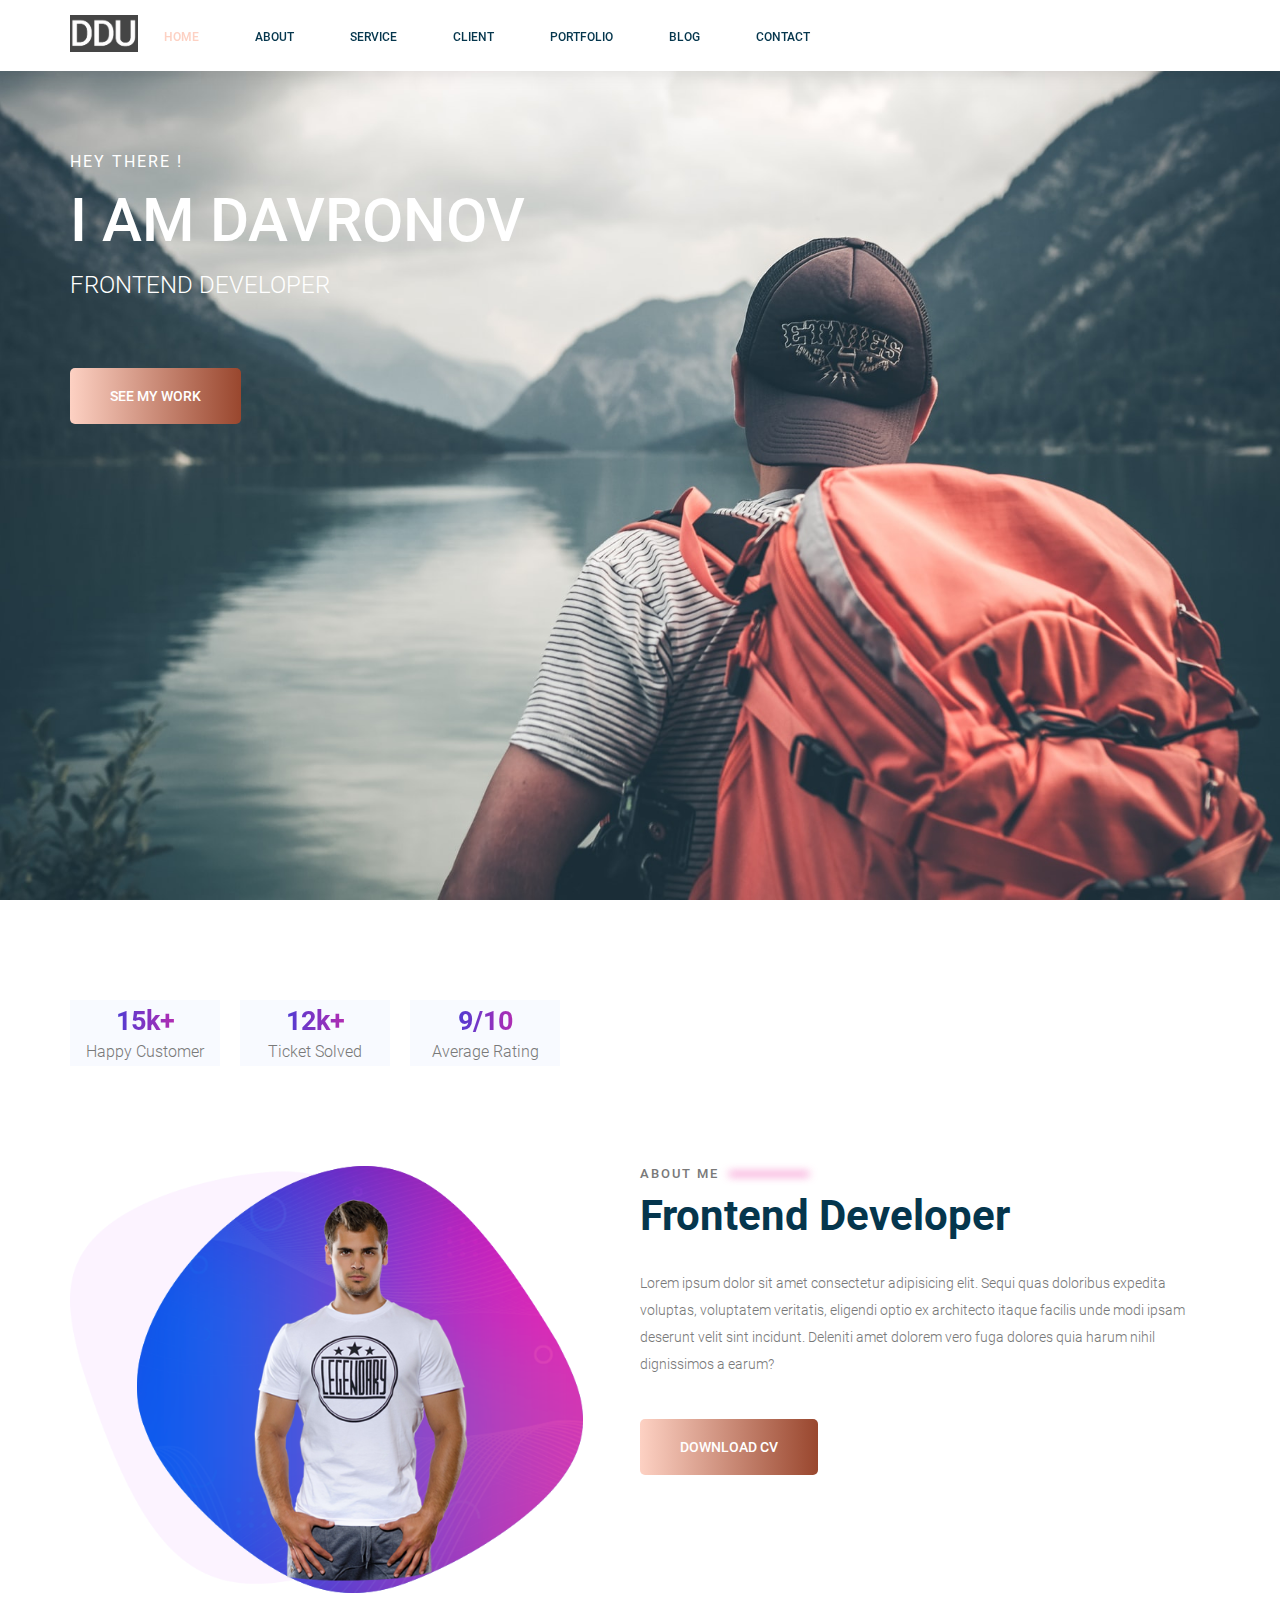
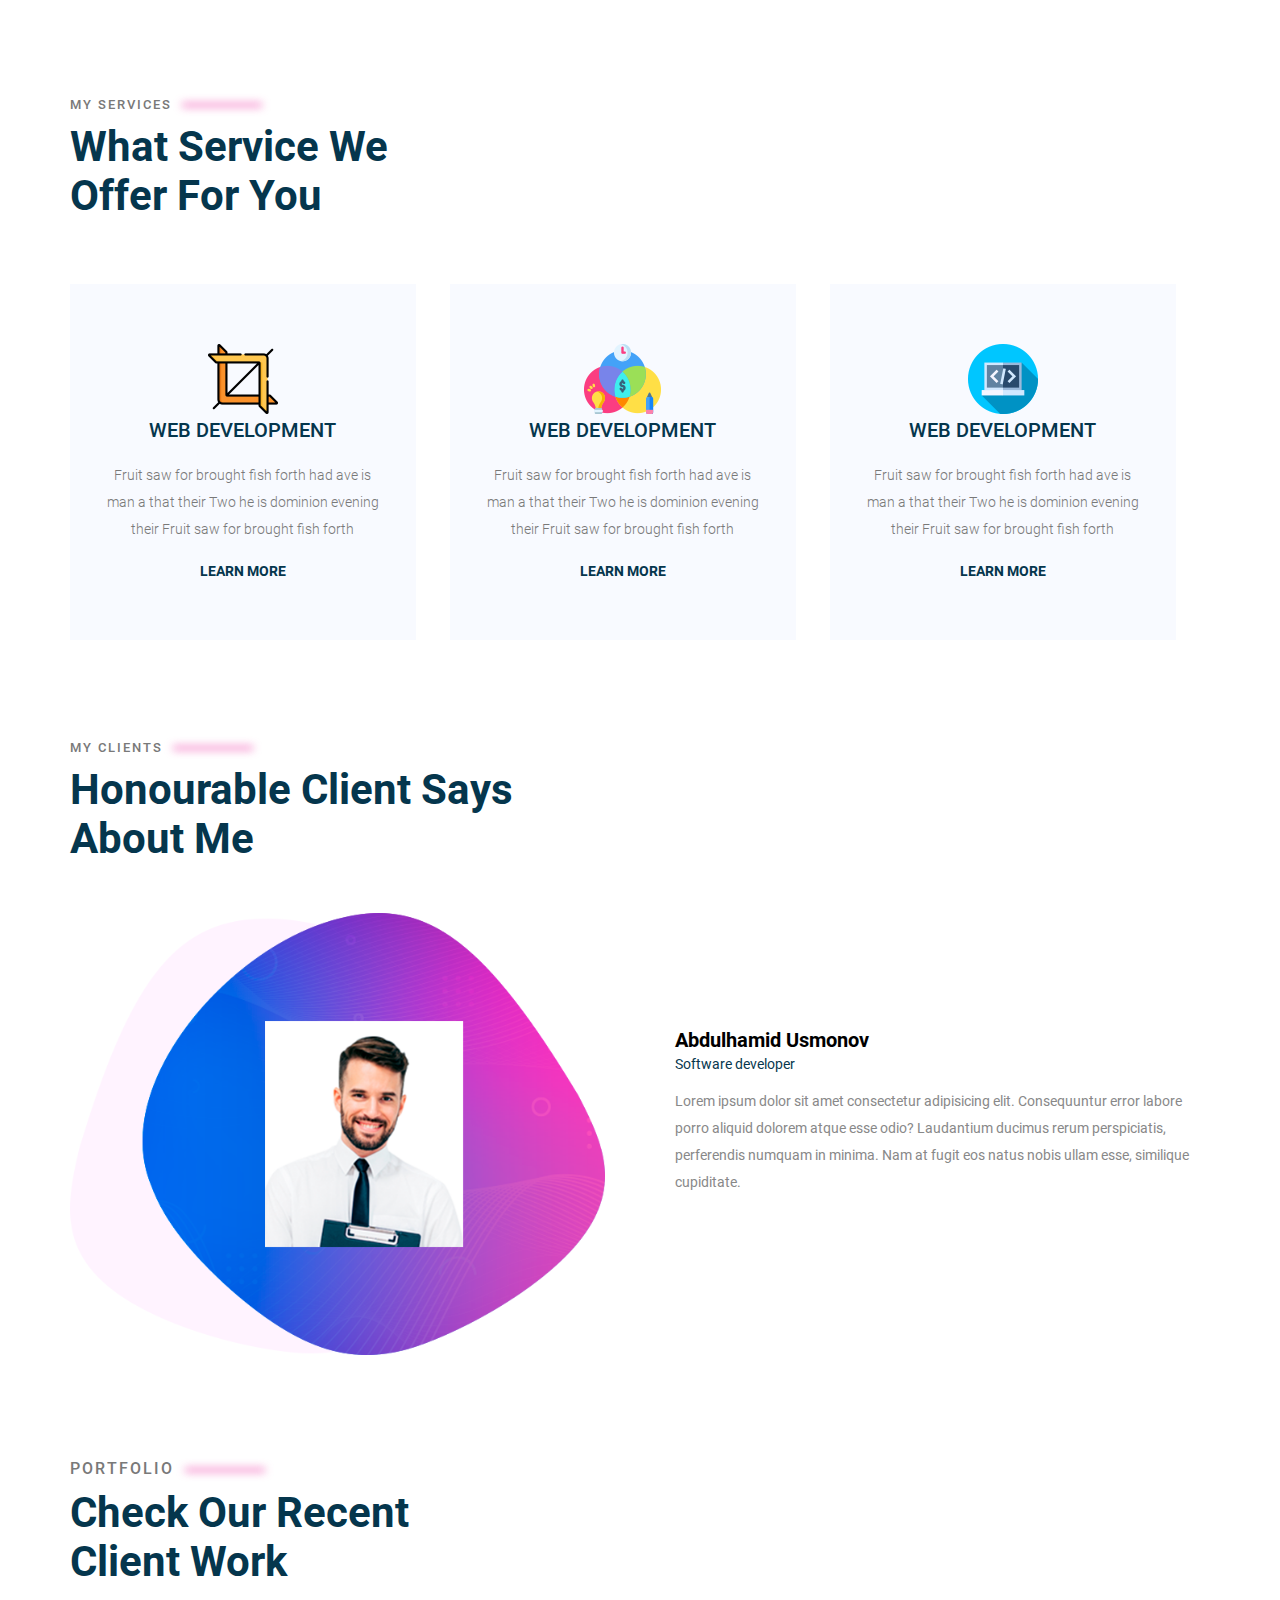
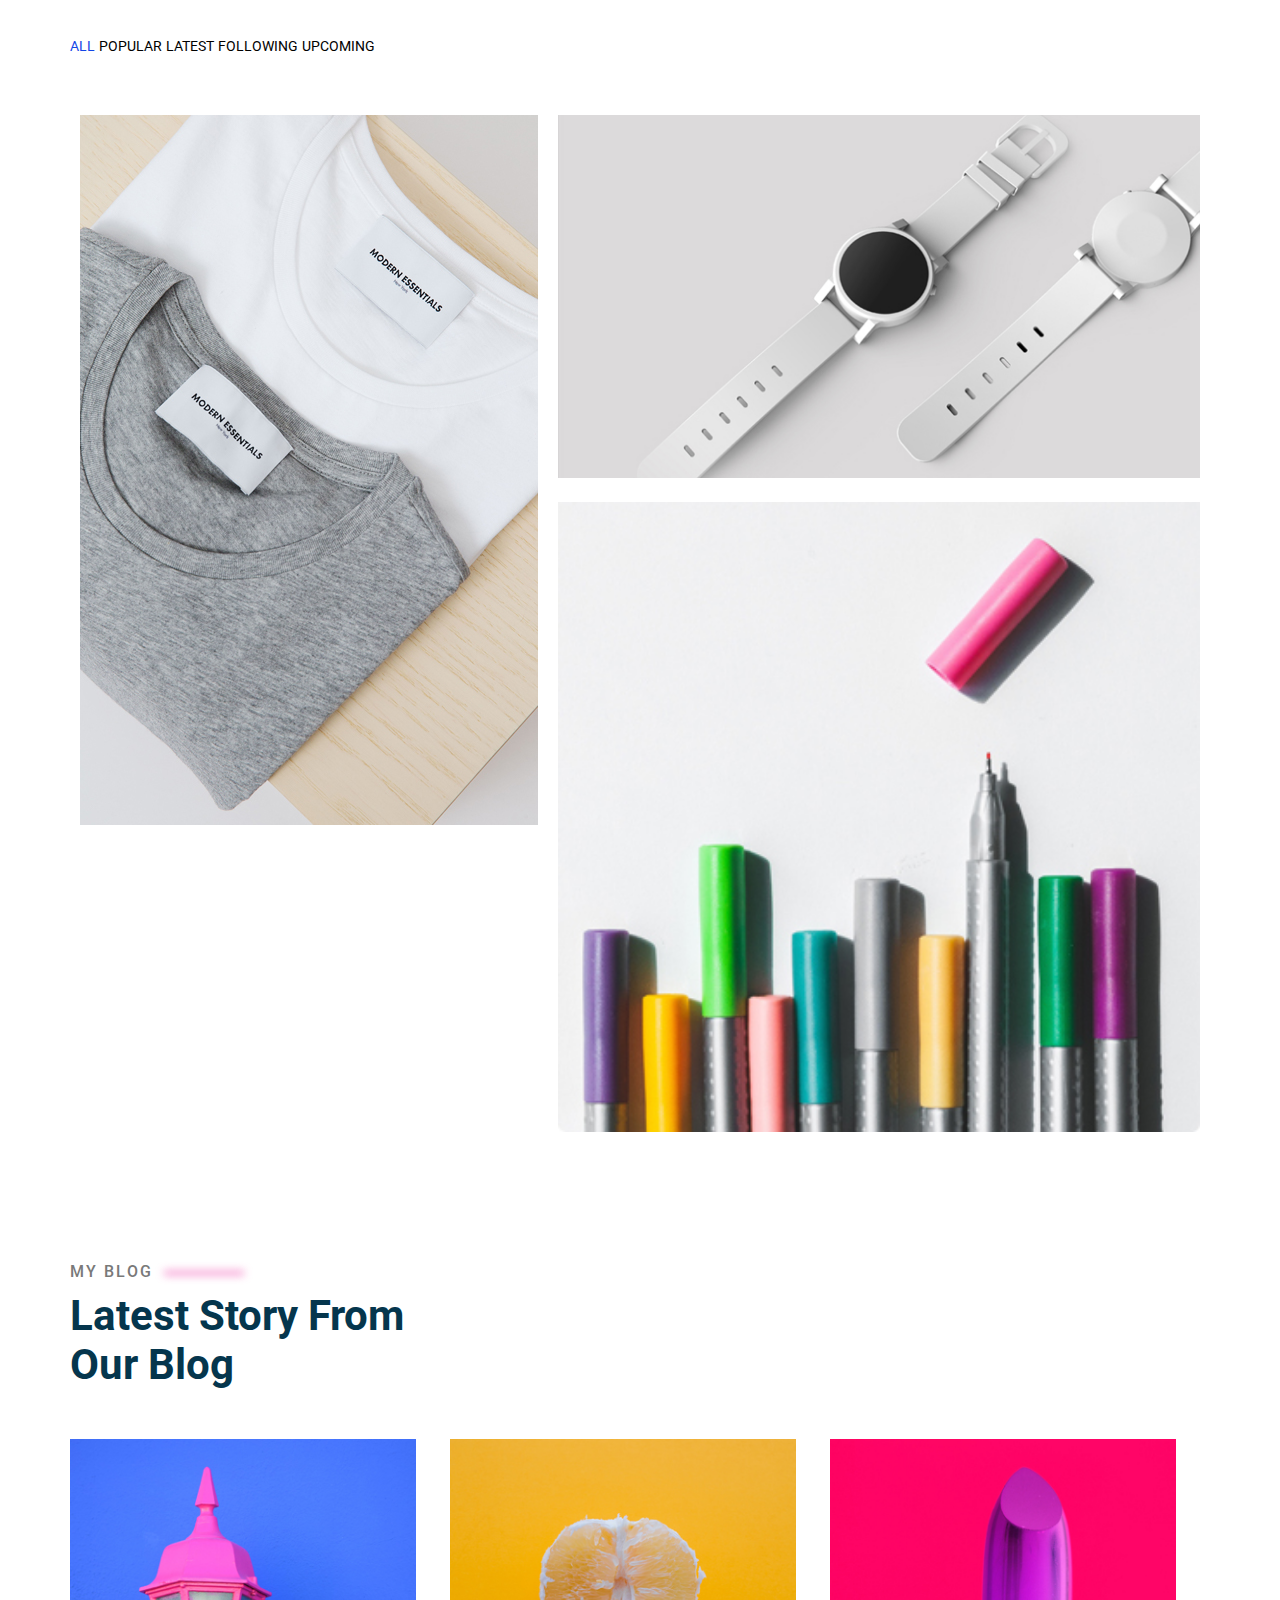
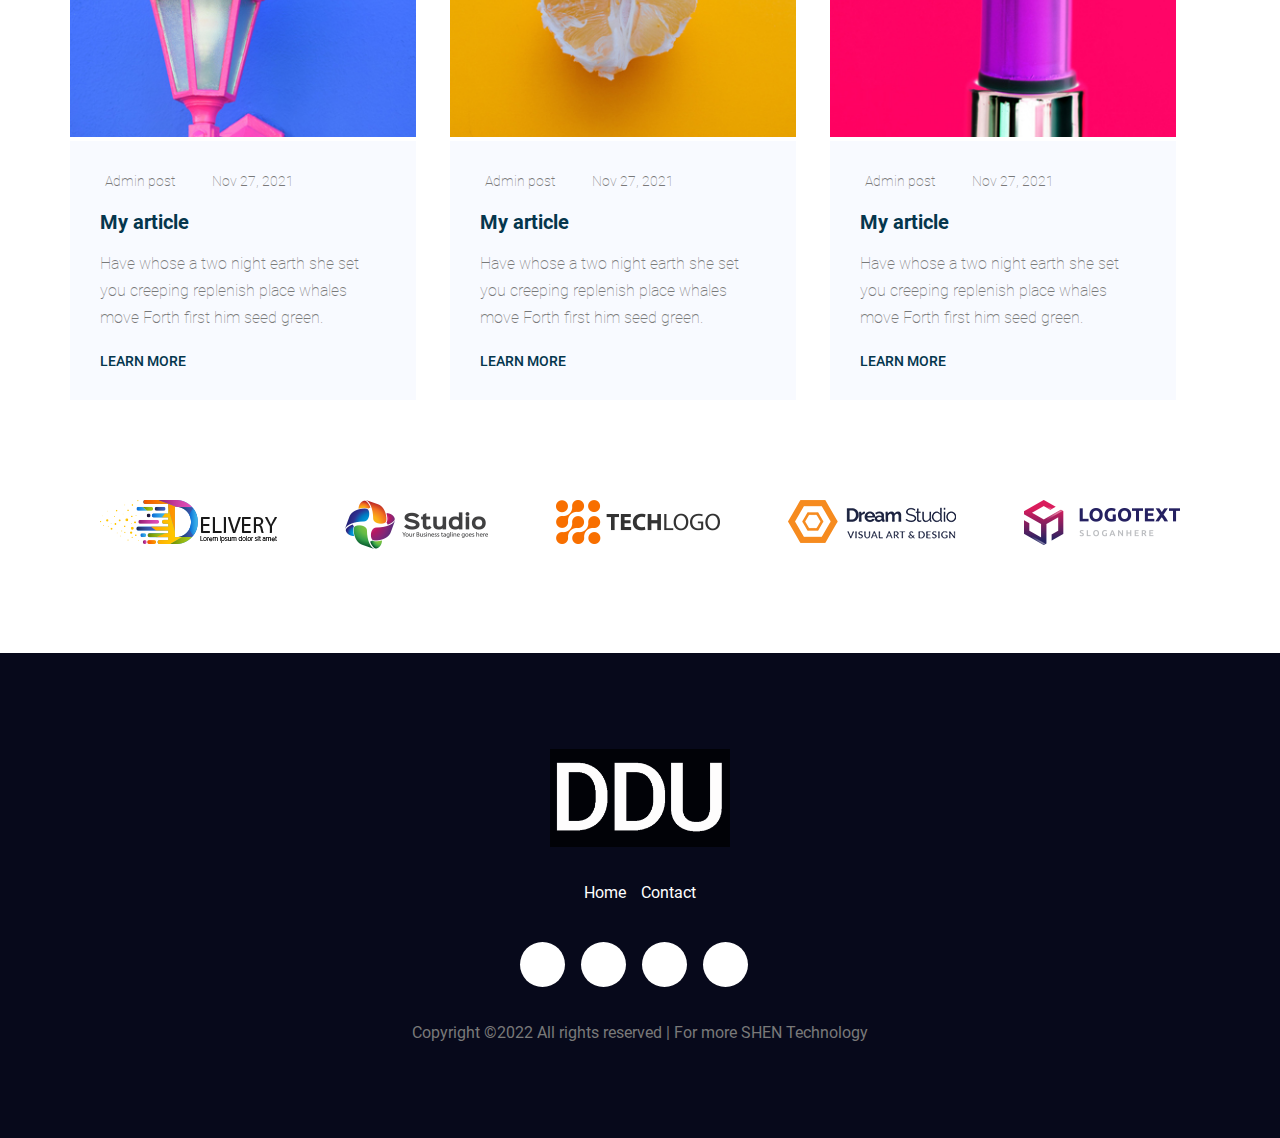
<file: index.html>
<!DOCTYPE html>
<html lang="en">

<head>
    <meta charset="UTF-8">
    <meta http-equiv="X-UA-Compatible" content="IE=edge">
    <meta name="viewport" content="width=device-width, initial-scale=1.0">
    <title>Portfolio</title>
    <link rel="stylesheet" href="https://cdnjs.cloudflare.com/ajax/libs/font-awesome/6.0.0-beta2/css/all.min.css" integrity="sha512-YWzhKL2whUzgiheMoBFwW8CKV4qpHQAEuvilg9FAn5VJUDwKZZxkJNuGM4XkWuk94WCrrwslk8yWNGmY1EduTA==" crossorigin="anonymous" referrerpolicy="no-referrer"
    />
    <link rel="stylesheet" href="./css/shared.css">
    <link rel="stylesheet" href="./css/main.css">
</head>

<body>
    <!-- header section -->

    <header id="main-header" class="main-header">
        <div class="container">
            <div class="main-header__brand">
                <img src="./images/logo.png" alt="logotip">
            </div>
            <nav class="main-navigation">
                <ul class="main-navigations__items">
                    <li class="main-navigation__item active">
                        <a href="#main-section">Home</a>
                    </li>
                    <li class="main-navigation__item">
                        <a href="#about-me">About</a>
                    </li>
                    <li class="main-navigation__item">
                        <a href="#services">Service</a>
                    </li>
                    <li class="main-navigation__item">
                        <a href="#clients">Client</a>
                    </li>
                    <li class="main-navigation__item">
                        <a href="#portfolio">Portfolio</a>
                    </li>
                    <li class="main-navigation__item">
                        <a href="#blog">Blog</a>
                    </li>
                    <li class="main-navigation__item">
                        <a href="./contact.html">Contact</a>
                    </li>
                </ul>
            </nav>
        </div>
    </header>

    <!-- /header section -->

    <!-- Main section -->
    <section id="main-section" class="main-section">
        <div class="container">
            <div class="main-section__info">
                <h4 class="main-section__welcome to-uppercase">Hey There !</h4>
                <h1 class="main-section__introduction to-uppercase">I am Davronov</h1>
                <h3 class="main-section__position to-uppercase">Frontend developer</h3>
                <div class="main-section__social-networks">
                    <a href="https://t.me/DavronovDU">
                        <i class="fab fa-telegram"></i>
                    </a>
                    <a href="#">
                        <i class="fab fa-vk"></i>
                    </a>
                    <a href="#">
                        <i class="fab fa-twitter"></i>
                    </a>
                    <a href="#">
                        <i class="fab fa-instagram "></i>
                    </a>
                </div>
                <button type="button" class="main-section__action to-uppercase button">
                    see my work
                </button>
            </div>
        </div>
        <div class="clearfix"></div>
    </section>
    <!-- /Main section -->

    <!-- statistics -->
    <div class="container">
        <section id="statistics" class="statistics">
            <div class="statistics__item">
                <h3 class="statistics__number">
                    15k+
                </h3>
                <p class="statistics__title">
                    Happy Customer
                </p>
            </div>
            <div class="statistics__item">
                <h3 class="statistics__number">
                    12k+
                </h3>
                <p class="statistics__title">
                    Ticket Solved
                </p>
            </div>
            <div class="statistics__item">
                <h3 class="statistics__number">
                    9/10
                </h3>
                <p class="statistics__title">
                    Average Rating
                </p>
            </div>
        </section>
    </div>
    <!-- /statistics -->

    <!-- About me section -->
    <div class="container">
        <section id="about-me" class="about-me">
            <div class="about-me__image">
                <img src="./images/about-me.png" alt="About me">
            </div>
            <div class="about-me__info">
                <h5 class="section-subtitle">
                    About me
                    <span class="blur-line"></span>
                </h5>
                <h3 class="section-title">
                    Frontend developer
                </h3>
                <p class="about-me__description">
                    Lorem ipsum dolor sit amet consectetur adipisicing elit. Sequi quas doloribus expedita voluptas, voluptatem veritatis, eligendi optio ex architecto itaque facilis unde modi ipsam deserunt velit sint incidunt. Deleniti amet dolorem vero fuga dolores quia
                    harum nihil dignissimos a earum?
                </p>
                <button type="button" class="button to-uppercase about-me__action">
                    Download CV
                </button>
            </div>
        </section>
    </div>
    <!-- /About me section -->

    <!-- Services section -->
    <div class="container">
        <section id="services" class="services">
            <h5 class="section-subtitle">
                My services
                <span class="blur-line"></span>
            </h5>
            <h2 class="section-title">
                What Service We <br> Offer For You
            </h2>
            <div class="services__cards">
                <div class="service-card">
                    <img class="service-card__icon" src="./images/service-1.png" alt="service 1">
                    <h5 class="service-card__title">Web Development</h5>
                    <p class="service-card__description">
                        Fruit saw for brought fish forth had ave is man a that their Two he is dominion evening their Fruit saw for brought fish forth
                    </p>
                    <a href="#" class="service-card__link">
                        Learn more
                    </a>
                </div>
                <div class="service-card">
                    <img class="service-card__icon" src="./images/service-2.png" alt="service 1">
                    <h5 class="service-card__title">Web Development</h5>
                    <p class="service-card__description">
                        Fruit saw for brought fish forth had ave is man a that their Two he is dominion evening their Fruit saw for brought fish forth
                    </p>
                    <a href="#" class="service-card__link">
                        Learn more
                    </a>
                </div>
                <div class="service-card">
                    <img class="service-card__icon" src="./images/service-3.png" alt="service 1">
                    <h5 class="service-card__title">Web Development</h5>
                    <p class="service-card__description">
                        Fruit saw for brought fish forth had ave is man a that their Two he is dominion evening their Fruit saw for brought fish forth
                    </p>
                    <a href="#" class="service-card__link">
                        Learn more
                    </a>
                </div>
            </div>
        </section>
    </div>
    <!-- /Services section -->

    <!-- Clients section -->
    <div class="container">
        <section id="clients" class="clients">
            <h5 class="section-subtitle">
                My clients
                <div class="blur-line"></div>
            </h5>
            <h2 class="section-title">
                Honourable Client Says <br> About Me
            </h2>
            <div class="client-items">
                <div class="client-item">
                    <div class="client-item__image">
                        <img src="./images/clients.png" alt="client photo">
                    </div>
                    <div class="client-item__info">
                        <h3 class="client-item__name">
                            Abdulhamid Usmonov
                        </h3>
                        <p class="client-item__position">
                            Software developer
                        </p>
                        <p class="client-item__review">
                            Lorem ipsum dolor sit amet consectetur adipisicing elit. Consequuntur error labore porro aliquid dolorem atque esse odio? Laudantium ducimus rerum perspiciatis, perferendis numquam in minima. Nam at fugit eos natus nobis ullam esse, similique cupiditate.
                        </p>
                        <div class="client-item__rate">
                            <i class="fas fa-star"></i>
                            <i class="fas fa-star"></i>
                            <i class="fas fa-star"></i>
                            <i class="fas fa-star"></i>
                            <i class="fas fa-star"></i>
                        </div>
                    </div>
                </div>
            </div>
        </section>
        <div class="clearfix"></div>
    </div>
    <!-- /Clients section -->

    <!-- Portfolio -->
    <section id="portfolio" class="portfolio">
        <div class="container">
            <div class="section-subtitle">
                Portfolio
                <span class="blur-line"></span>
            </div>
            <div class="section-title">
                Check Our Recent <br> Client Work
            </div>
            <ul class="portfolio-filters">
                <li class="active">All</li>
                <li>Popular</li>
                <li>Latest</li>
                <li>Following</li>
                <li>Upcoming</li>

            </ul>
            <div class="portfolio-items">
                <div class="portfolio-item portfolio-item-1">
                    <img src="./images/portfolio-1.jpg" alt="port img 1" class="portfolio-item__image">
                    <div class="portfolio-item__overlay"></div>
                    <div class="portfolio-item__info">
                        <h4>
                            <a href="#">Portfolio 1</a>
                        </h4>
                        <p>
                            About my work
                        </p>
                    </div>
                </div>
                <div class="portfolio-item portfolio-item-2">
                    <img src="./images/portfolio-2.jpg" alt="port img 2" class="portfolio-item__image">
                    <div class="portfolio-item__overlay"></div>
                    <div class="portfolio-item__info">
                        <h4>
                            <a href="#">Portfolio 2</a>
                        </h4>
                        <p>
                            About my work
                        </p>
                    </div>
                </div>
                <div class="portfolio-item portfolio-item-3">
                    <img src="./images/portfolio-3.jpg" alt="port img 3" class="portfolio-item__image">
                    <div class="portfolio-item__overlay"></div>
                    <div class="portfolio-item__info">
                        <h4>
                            <a href="#">Portfolio 3</a>
                        </h4>
                        <p>
                            About my work
                        </p>
                    </div>
                </div>
            </div>
        </div>
    </section>
    <!-- /Portfolio -->

    <!-- Blog section -->
    <section id="blog" class="blog">
        <div class="container">
            <div class="section-subtitle">
                My Blog
                <span class="blur-line"></span>
            </div>
            <div class="section-title">
                Latest Story From <br> Our Blog
            </div>
            <div class="blog-items">
                <div class="blog-item">
                    <div class="blog-item__image">
                        <img src="./images/blog-1.jpg" alt="blog 1">
                    </div>
                    <div class="blog-item__info">
                        <div class="blog-item__main-info">
                            <span class="blog-item__author">
                                <i class="fa fa-user"></i>
                                Admin post
                            </span>
                            <span class="blog-item__date">
                                <i class="fa fa-calendar"></i>
                                Nov 27, 2021
                            </span>
                        </div>
                        <h5 class="blog-item__title">
                            My article
                        </h5>
                        <p class="blog-item__description">
                            Have whose a two night earth she set you creeping replenish place whales move Forth first him seed green.
                        </p>
                        <a href="#" class="blog-item__learn-more">
                            Learn more
                        </a>
                    </div>
                </div>
                <div class="blog-item">
                    <div class="blog-item__image">
                        <img src="./images/blog-2.jpg" alt="blog 2">
                    </div>
                    <div class="blog-item__info">
                        <div class="blog-item__main-info">
                            <span class="blog-item__author">
                                <i class="fa fa-user"></i>
                                Admin post
                            </span>
                            <span class="blog-item__date">
                                <i class="fa fa-calendar"></i>
                                Nov 27, 2021
                            </span>
                        </div>
                        <h5 class="blog-item__title">
                            My article
                        </h5>
                        <p class="blog-item__description">
                            Have whose a two night earth she set you creeping replenish place whales move Forth first him seed green.
                        </p>
                        <a href="#" class="blog-item__learn-more">
                            Learn more
                        </a>
                    </div>
                </div>
                <div class="blog-item">
                    <div class="blog-item__image">
                        <img src="./images/blog-3.jpg" alt="blog 3">
                    </div>
                    <div class="blog-item__info">
                        <div class="blog-item__main-info">
                            <span class="blog-item__author">
                                <i class="fa fa-user"></i>
                                Admin post
                            </span>
                            <span class="blog-item__date">
                                <i class="fa fa-calendar"></i>
                                Nov 27, 2021
                            </span>
                        </div>
                        <h5 class="blog-item__title">
                            My article
                        </h5>
                        <p class="blog-item__description">
                            Have whose a two night earth she set you creeping replenish place whales move Forth first him seed green.
                        </p>
                        <a href="#" class="blog-item__learn-more">
                            Learn more
                        </a>
                    </div>
                </div>
            </div>
        </div>
    </section>
    <!-- /Blog section -->

    <!-- Partners section -->
    <section id="partners" class="partners">
        <div class="container">
            <div class="partner">
                <img src="./images/partner-1.png" alt="photo partner">
            </div>
            <div class="partner">
                <img src="./images/partner-2.png" alt="photo partner">
            </div>
            <div class="partner">
                <img src="./images/partner-3.png" alt="photo partner">
            </div>
            <div class="partner">
                <img src="./images/partner-4.png" alt="photo partner">
            </div>
            <div class="partner">
                <img src="./images/partner-5.png" alt="photo partner">
            </div>
        </div>
    </section>
    <!-- /Partners section -->

    <!-- footer section -->
    <footer id="footer" class="footer">
        <div class="container">
            <div class="footer__brand">
                <img src="./images/logo.png" alt="logo">
            </div>
            <nav class="footer__navigation">
                <ul class="footer__navigation-items">
                    <li class="footer__navigation-item">
                        <a href="#main-section">Home</a>
                    </li>
                    <li class="footer__navigation-item">
                        <a href="./contact.html">Contact</a>
                    </li>
                </ul>
            </nav>
            <ul class="footer__socials">
                <li class="footer__social">
                    <a href="#">
                        <i class="fab fa-telegram"></i>
                    </a>
                </li>
                <li class="footer__social">
                    <a href="#">
                        <i class="fab fa-instagram"></i>
                    </a>
                </li>
                <li class="footer__social">
                    <a href="#">
                        <i class="fab fa-twitter"></i>
                    </a>
                </li>
                <li class="footer__social">
                    <a href="#">
                        <i class="fab fa-google"></i>
                    </a>
                </li>
            </ul>
            <p class="footer__text">
                Copyright ©2022 All rights reserved | For more SHEN Technology
            </p>
        </div>
    </footer>
    <!-- /footer section -->
</body>

</html>
</file>
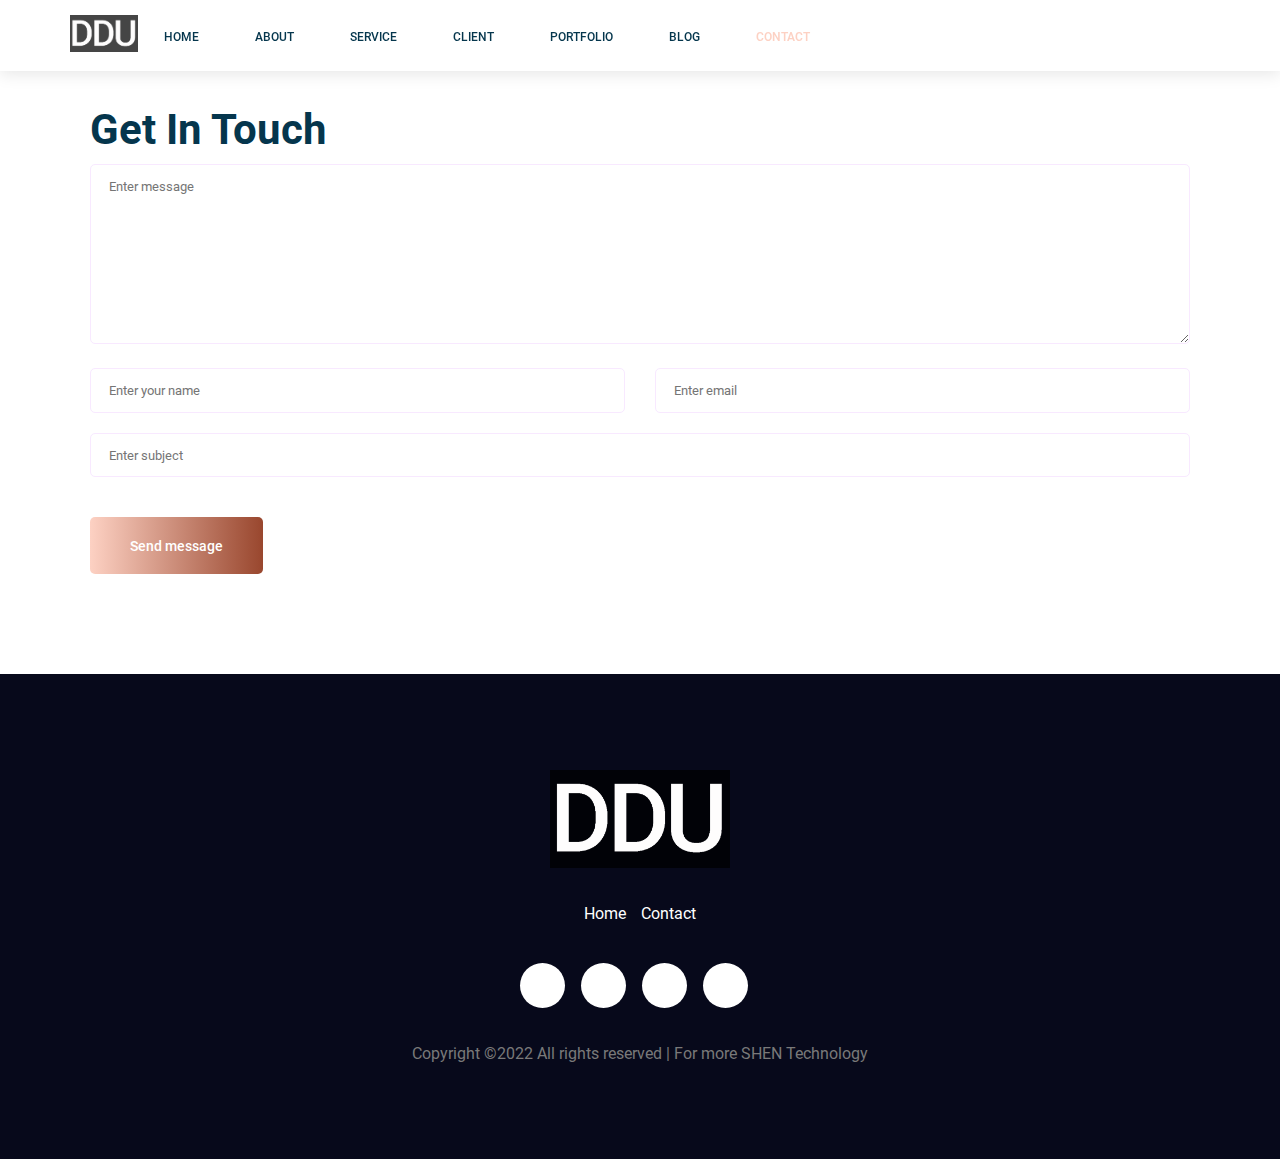
<file: contact.html>
<!DOCTYPE html>
<html lang="en">

<head>
    <meta charset="UTF-8">
    <meta http-equiv="X-UA-Compatible" content="IE=edge">
    <meta name="viewport" content="width=device-width, initial-scale=1.0">
    <title>Contact</title>
    <link rel="stylesheet" href="https://cdnjs.cloudflare.com/ajax/libs/font-awesome/6.0.0-beta2/css/all.min.css" integrity="sha512-YWzhKL2whUzgiheMoBFwW8CKV4qpHQAEuvilg9FAn5VJUDwKZZxkJNuGM4XkWuk94WCrrwslk8yWNGmY1EduTA==" crossorigin="anonymous" referrerpolicy="no-referrer"
    />
    <link rel="stylesheet" href="./css/shared.css">
    <link rel="stylesheet" href="./css/contact.css">
</head>

<body>
    <!-- header section -->

    <header class="main-header">
        <div class="container">
            <div class="main-header__brand">
                <img src="./images/logo.png" alt="logotip">
            </div>
            <nav class="main-navigation">
                <ul class="main-navigations__items">
                    <li class="main-navigation__item">
                        <a href="./index.html">Home</a>
                    </li>
                    <li class="main-navigation__item">
                        <a href="#">About</a>
                    </li>
                    <li class="main-navigation__item">
                        <a href="#">Service</a>
                    </li>
                    <li class="main-navigation__item">
                        <a href="#">Client</a>
                    </li>
                    <li class="main-navigation__item">
                        <a href="#">Portfolio</a>
                    </li>
                    <li class="main-navigation__item">
                        <a href="#">Blog</a>
                    </li>
                    <li class="main-navigation__item active">
                        <a href="#">Contact</a>
                    </li>
                </ul>
            </nav>
        </div>
    </header>

    <!-- /header section -->

    <div class="container">
        <section id="contact" class="contact">
            <div class="section-title">
                Get in touch
            </div>
            <form action="/server.php" method="GET">
                <textarea rows="10" placeholder="Enter message" name="message"></textarea>
                <div class="half-flex">
                    <div class="contact__firstname">
                        <input type="text" placeholder="Enter your name" name="firstname">
                    </div>
                    <div class="contact__email">
                        <input type="email" placeholder="Enter email " name="email">
                    </div>
                </div>
                <input type="text" placeholder="Enter subject" name="subject">
                <button class="button contact__send" type="submit">Send message</button>
            </form>
        </section>
    </div>

    <!-- footer section -->
    <footer class="footer">
        <div class="container">
            <div class="footer__brand">
                <img src="./images/logo.png" alt="logo">
            </div>
            <nav class="footer__navigation">
                <ul class="footer__navigation-items">
                    <li class="footer__navigation-item">
                        <a href="./index.html">Home</a>
                    </li>
                    <li class="footer__navigation-item">
                        <a href="#contact">Contact</a>
                    </li>
                </ul>
            </nav>
            <ul class="footer__socials">
                <li class="footer__social">
                    <a href="#">
                        <i class="fab fa-telegram"></i>
                    </a>
                </li>
                <li class="footer__social">
                    <a href="#">
                        <i class="fab fa-instagram"></i>
                    </a>
                </li>
                <li class="footer__social">
                    <a href="#">
                        <i class="fab fa-twitter"></i>
                    </a>
                </li>
                <li class="footer__social">
                    <a href="#">
                        <i class="fab fa-google"></i>
                    </a>
                </li>
            </ul>
            <p class="footer__text">
                Copyright ©2022 All rights reserved | For more SHEN Technology
            </p>
        </div>
    </footer>
    <!-- /footer section -->
</body>

</html>
</file>
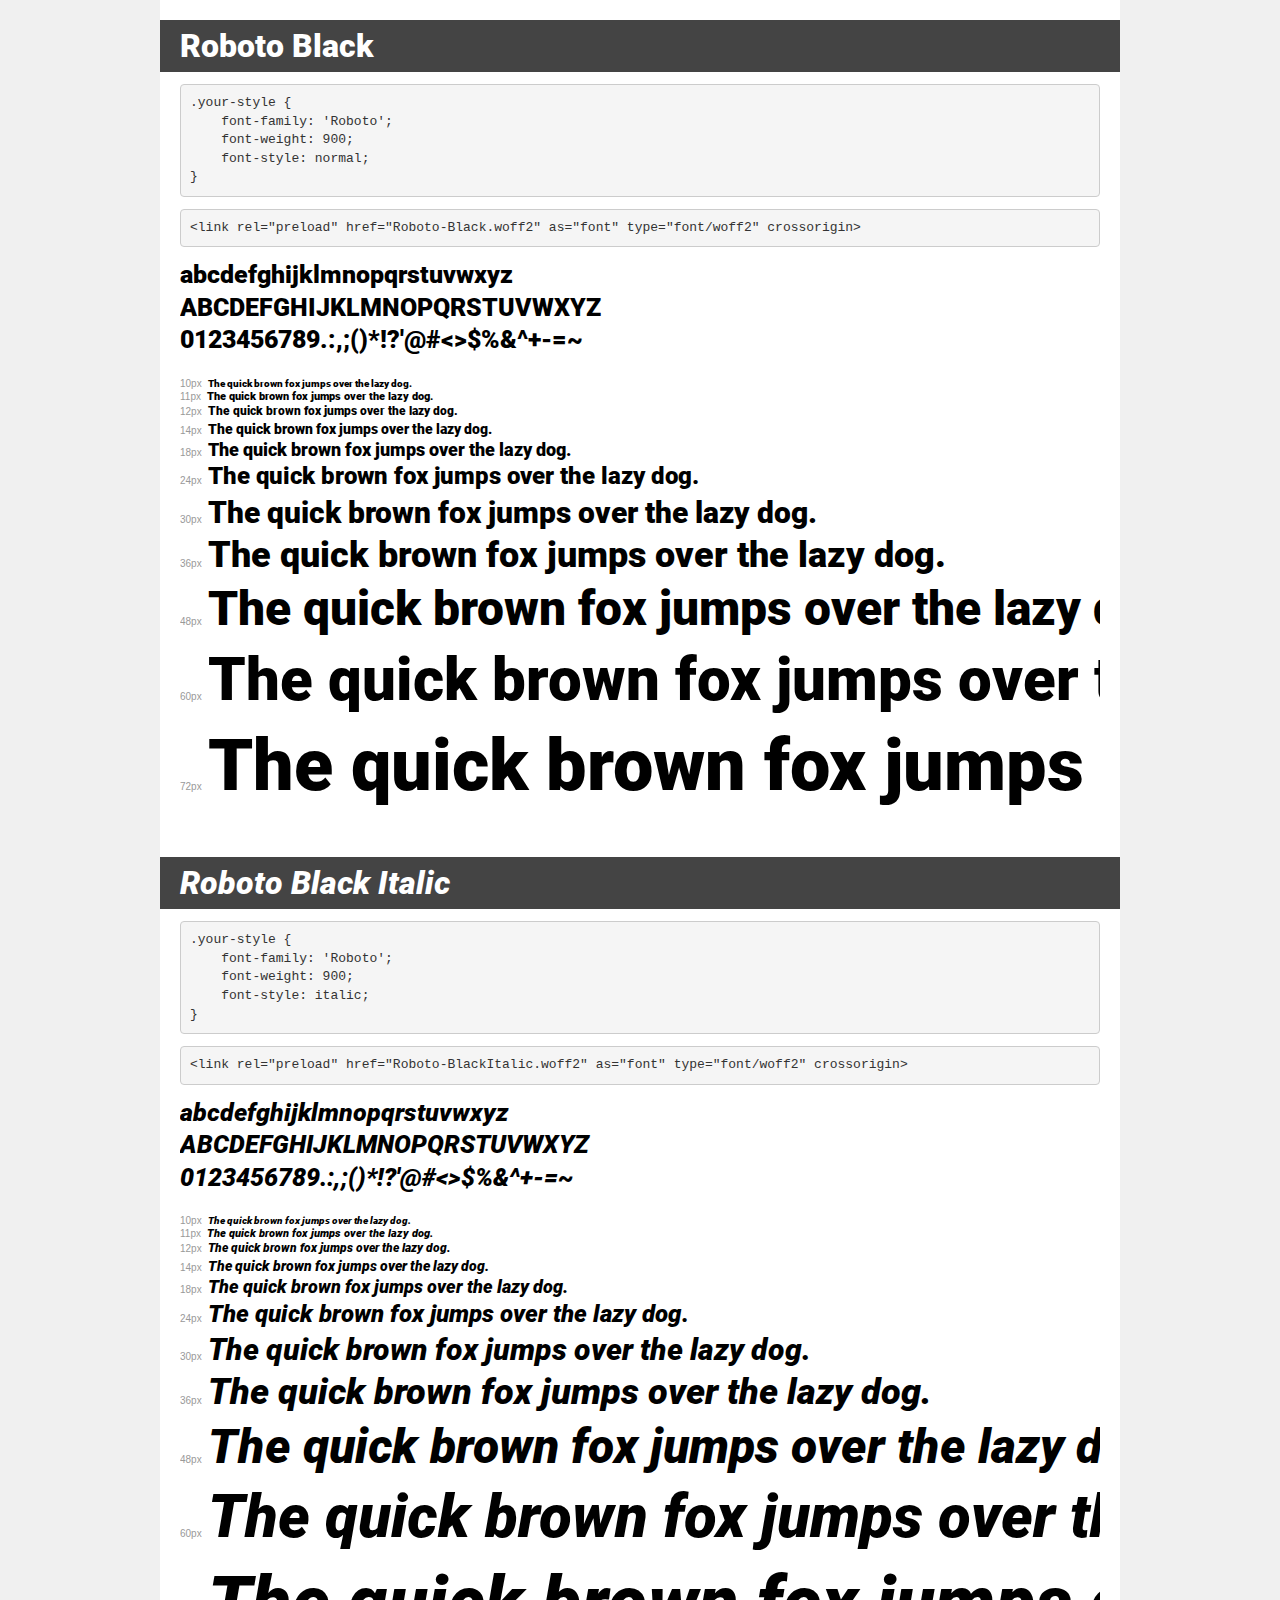
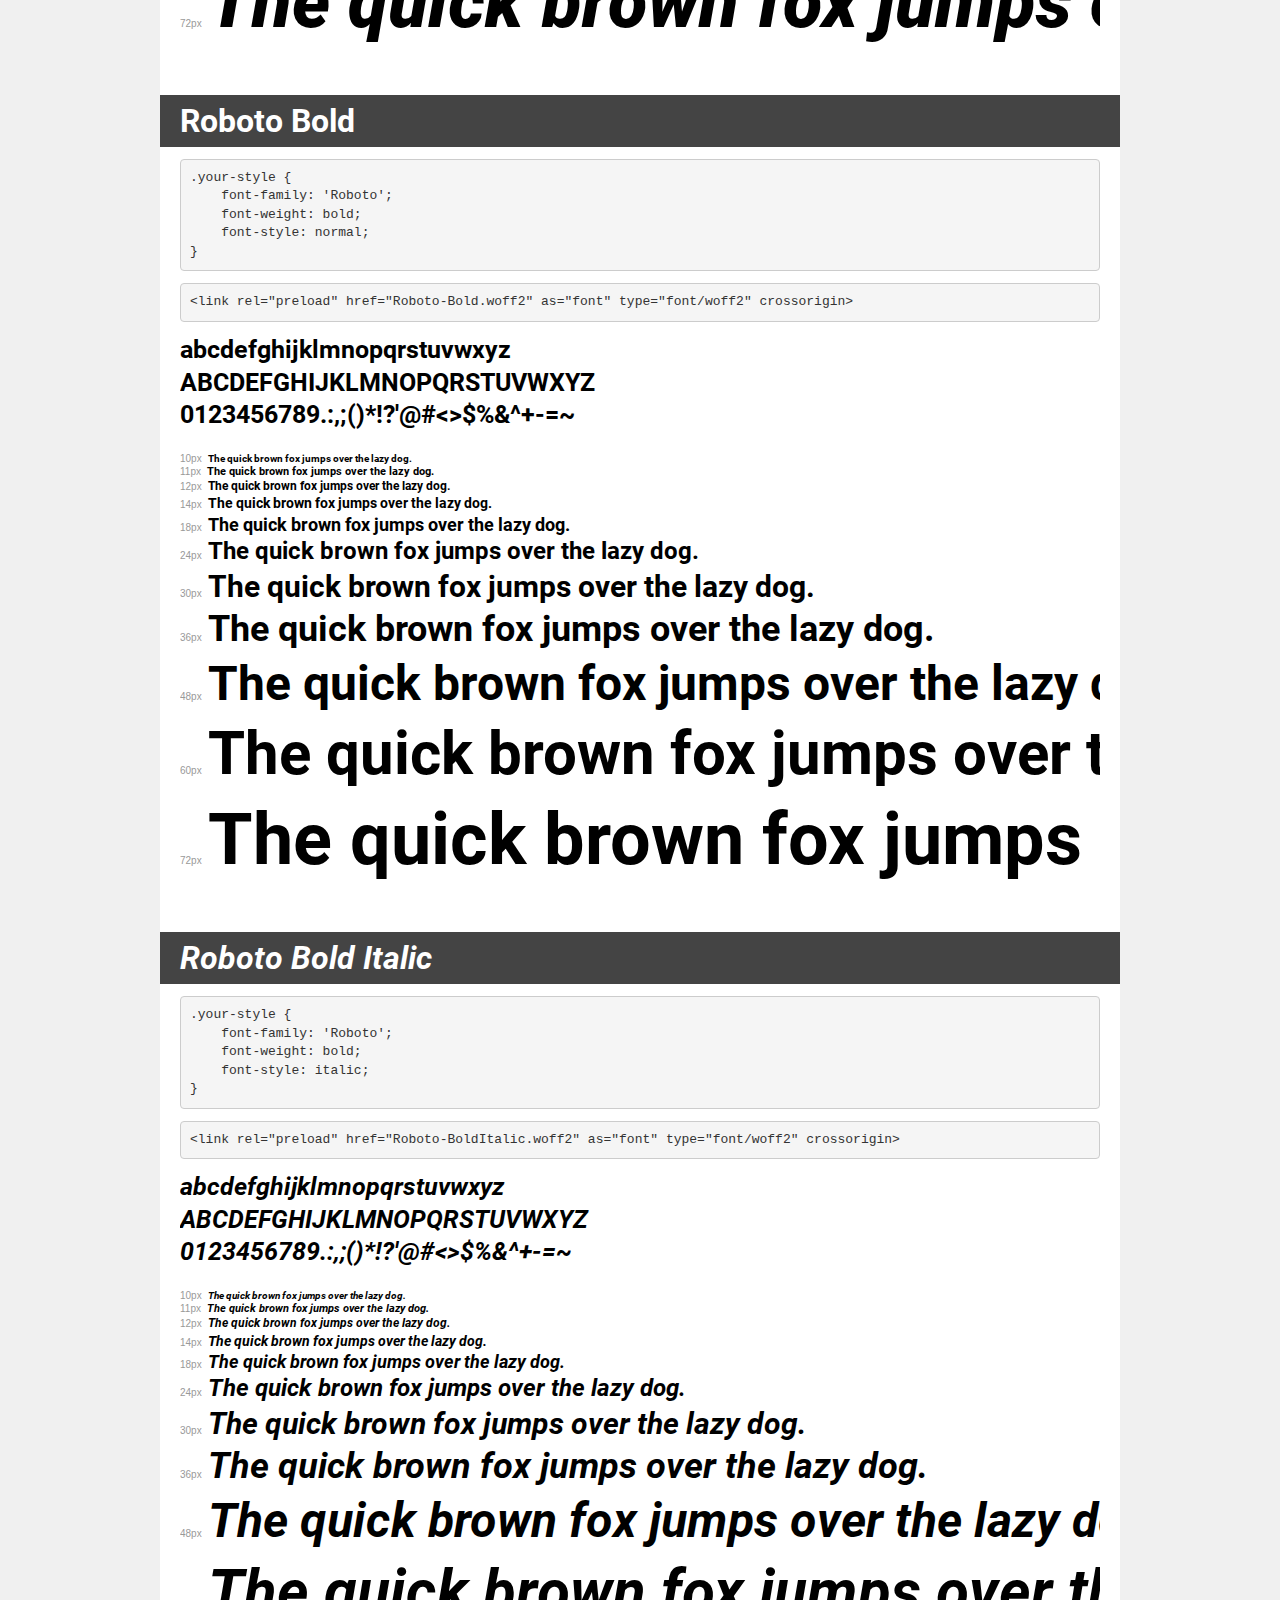
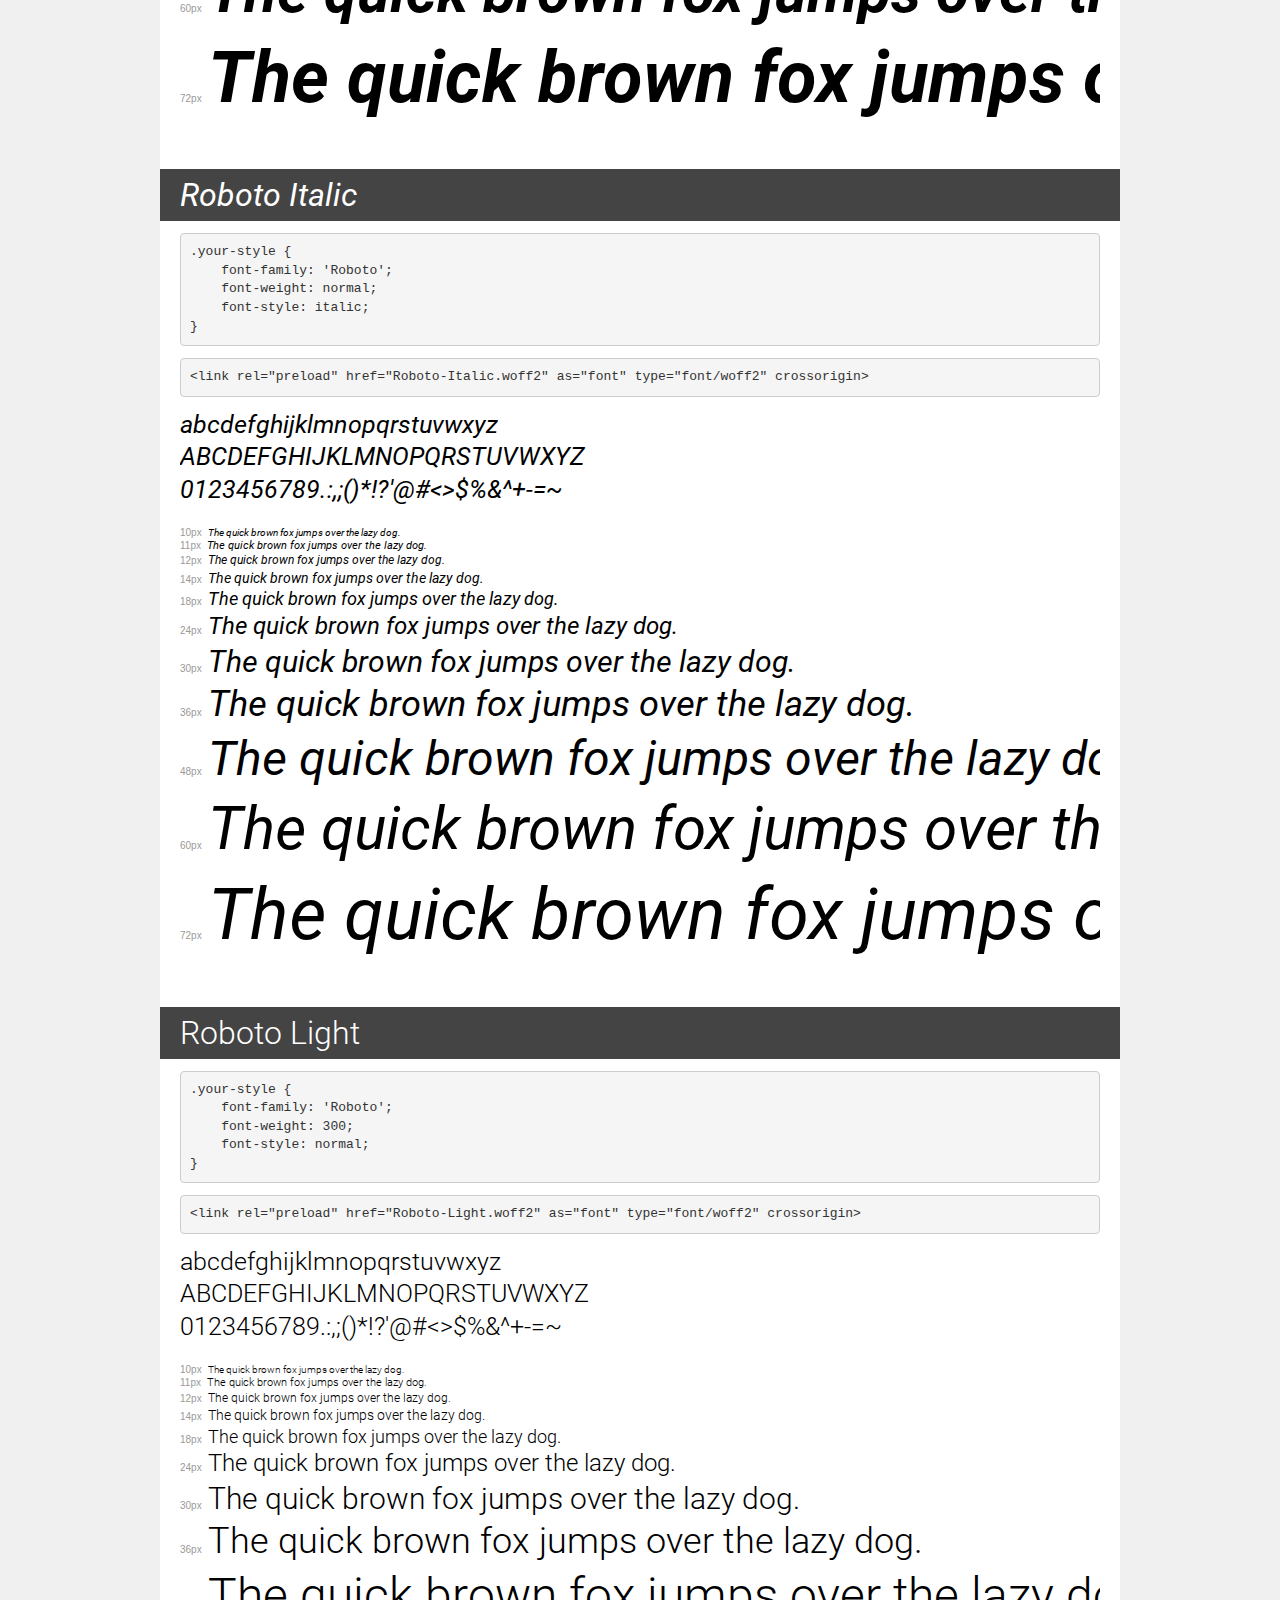
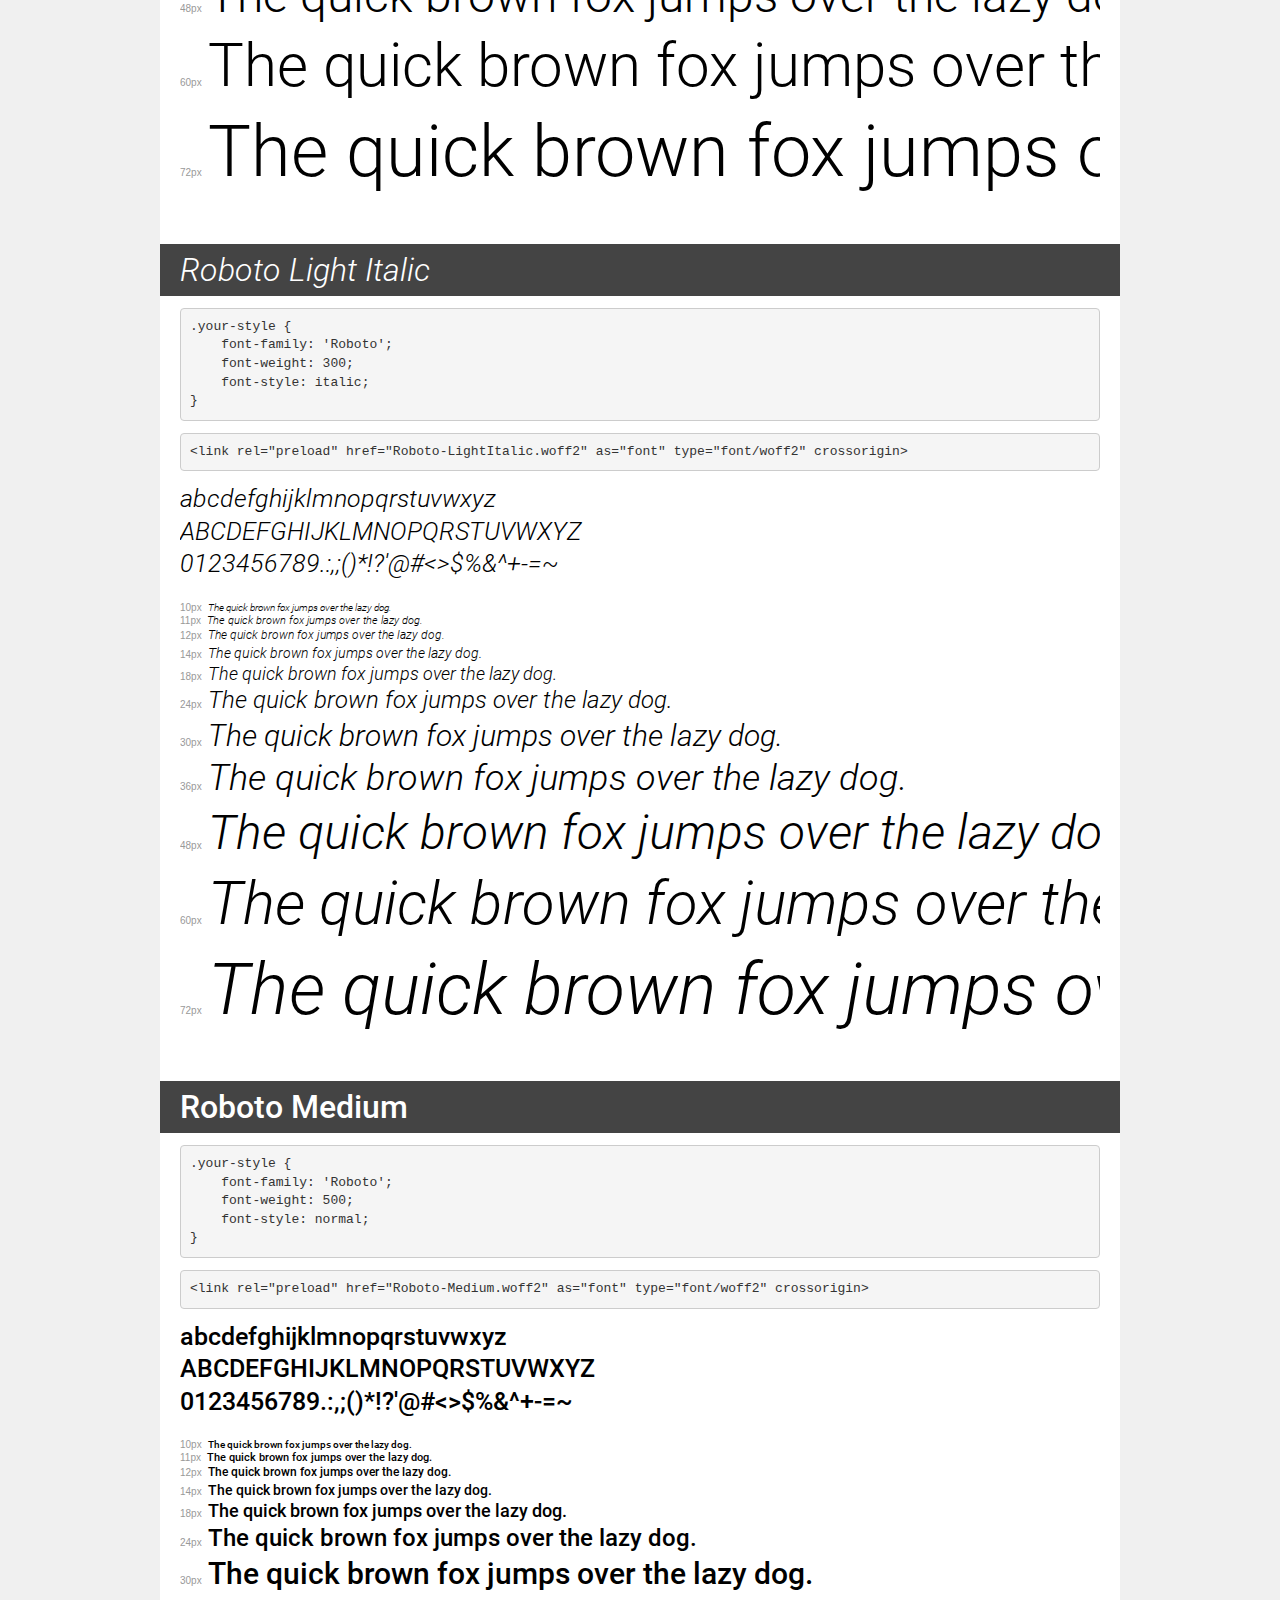
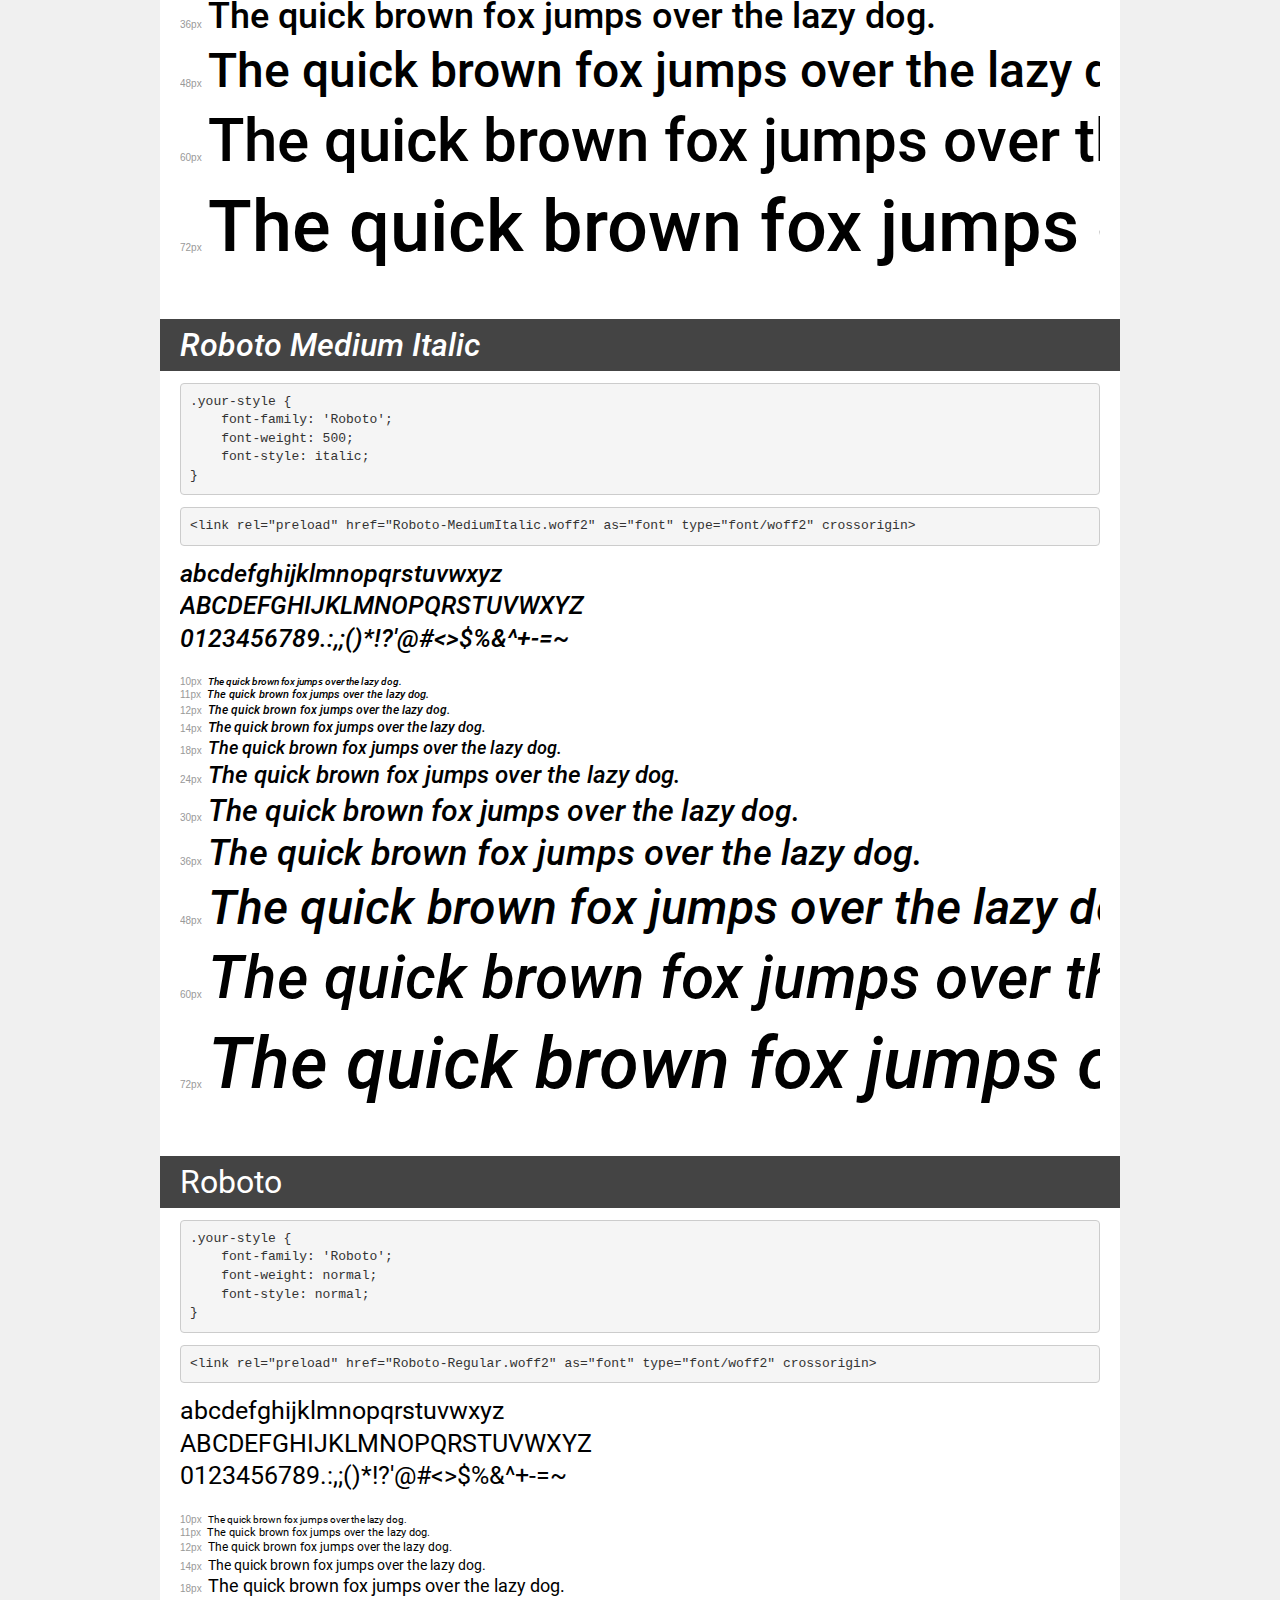
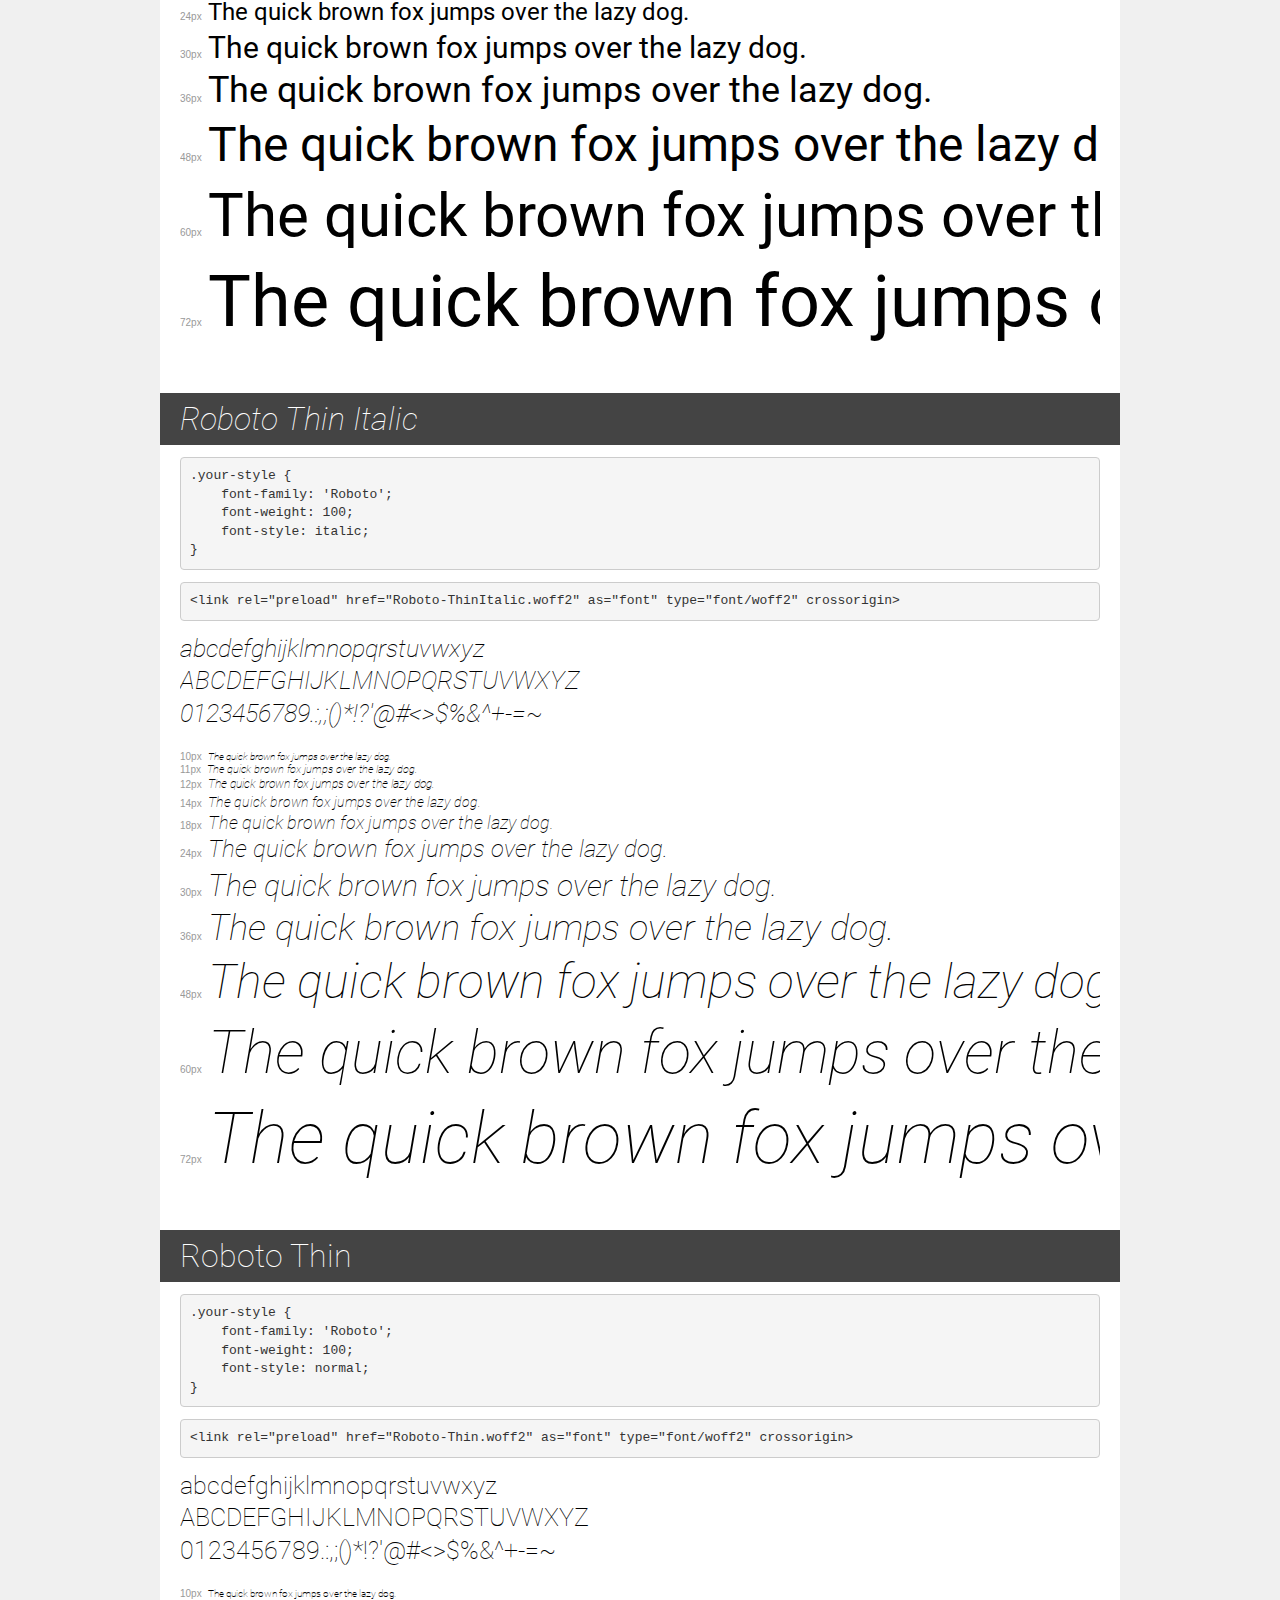
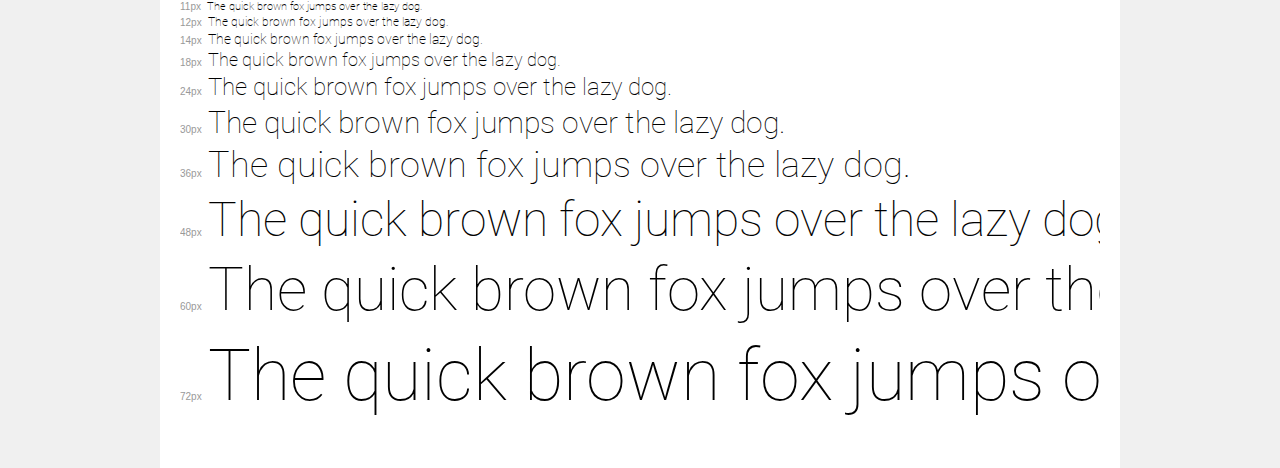
<file: fonts/demo.html>
<!DOCTYPE html>
<html lang="en">
<head>
    <meta charset="utf-8">
    <meta http-equiv="X-UA-Compatible" content="IE=edge">
    <meta name="viewport" content="width=device-width, initial-scale=1">
    <meta name="robots" content="noindex, noarchive">
    <meta name="format-detection" content="telephone=no">
    <title>Transfonter demo</title>
    <link href="stylesheet.css" rel="stylesheet">
    <style>
        /*
        http://meyerweb.com/eric/tools/css/reset/
        v2.0 | 20110126
        License: none (public domain)
        */
        html, body, div, span, applet, object, iframe,
        h1, h2, h3, h4, h5, h6, p, blockquote, pre,
        a, abbr, acronym, address, big, cite, code,
        del, dfn, em, img, ins, kbd, q, s, samp,
        small, strike, strong, sub, sup, tt, var,
        b, u, i, center,
        dl, dt, dd, ol, ul, li,
        fieldset, form, label, legend,
        table, caption, tbody, tfoot, thead, tr, th, td,
        article, aside, canvas, details, embed,
        figure, figcaption, footer, header, hgroup,
        menu, nav, output, ruby, section, summary,
        time, mark, audio, video {
            margin: 0;
            padding: 0;
            border: 0;
            font-size: 100%;
            font: inherit;
            vertical-align: baseline;
        }
        /* HTML5 display-role reset for older browsers */
        article, aside, details, figcaption, figure,
        footer, header, hgroup, menu, nav, section {
            display: block;
        }
        body {
            line-height: 1;
        }
        ol, ul {
            list-style: none;
        }
        blockquote, q {
            quotes: none;
        }
        blockquote:before, blockquote:after,
        q:before, q:after {
            content: '';
            content: none;
        }
        table {
            border-collapse: collapse;
            border-spacing: 0;
        }
        /* demo styles */
        body {
            background: #f0f0f0;
            color: #000;
        }
        .page {
            background: #fff;
            width: 920px;
            margin: 0 auto;
            padding: 20px 20px 0 20px;
            overflow: hidden;
        }
        .font-container {
            overflow-x: auto;
            overflow-y: hidden;
            margin-bottom: 40px;
            line-height: 1.3;
            white-space: nowrap;
            padding-bottom: 5px;
        }
        h1 {
            position: relative;
            background: #444;
            font-size: 32px;
            color: #fff;
            padding: 10px 20px;
            margin: 0 -20px 12px -20px;
        }
        .letters {
            font-size: 25px;
            margin-bottom: 20px;
        }
        .s10:before {
            content: '10px';
        }
        .s11:before {
            content: '11px';
        }
        .s12:before {
            content: '12px';
        }
        .s14:before {
            content: '14px';
        }
        .s18:before {
            content: '18px';
        }
        .s24:before {
            content: '24px';
        }
        .s30:before {
            content: '30px';
        }
        .s36:before {
            content: '36px';
        }
        .s48:before {
            content: '48px';
        }
        .s60:before {
            content: '60px';
        }
        .s72:before {
            content: '72px';
        }
        .s10:before, .s11:before, .s12:before, .s14:before,
        .s18:before, .s24:before, .s30:before, .s36:before,
        .s48:before, .s60:before, .s72:before {
            font-family: Arial, sans-serif;
            font-size: 10px;
            font-weight: normal;
            font-style: normal;
            color: #999;
            padding-right: 6px;
        }
        pre {
            display: block;
            padding: 9px;
            margin: 0 0 12px;
            font-family: Monaco, Menlo, Consolas, "Courier New", monospace;
            font-size: 13px;
            line-height: 1.428571429;
            color: #333;
            font-weight: normal;
            font-style: normal;
            background-color: #f5f5f5;
            border: 1px solid #ccc;
            overflow-x: auto;
            border-radius: 4px;
        }
        /* responsive */
        @media (max-width: 959px) {
            .page {
                width: auto;
                margin: 0;
            }
        }
    </style>
</head>
<body>
<div class="page">
    <div class="demo">
        <h1 style="font-family: 'Roboto'; font-weight: 900; font-style: normal;">Roboto Black</h1>
        <pre title="Usage">.your-style {
    font-family: 'Roboto';
    font-weight: 900;
    font-style: normal;
}</pre>
        <pre title="Preload (optional)">
&lt;link rel=&quot;preload&quot; href=&quot;Roboto-Black.woff2&quot; as=&quot;font&quot; type=&quot;font/woff2&quot; crossorigin&gt;</pre>
        <div class="font-container" style="font-family: 'Roboto'; font-weight: 900; font-style: normal;">
            <p class="letters">
                abcdefghijklmnopqrstuvwxyz<br>
ABCDEFGHIJKLMNOPQRSTUVWXYZ<br>
                0123456789.:,;()*!?'@#&lt;&gt;$%&^+-=~
            </p>
            <p class="s10" style="font-size: 10px;">The quick brown fox jumps over the lazy dog.</p>
            <p class="s11" style="font-size: 11px;">The quick brown fox jumps over the lazy dog.</p>
            <p class="s12" style="font-size: 12px;">The quick brown fox jumps over the lazy dog.</p>
            <p class="s14" style="font-size: 14px;">The quick brown fox jumps over the lazy dog.</p>
            <p class="s18" style="font-size: 18px;">The quick brown fox jumps over the lazy dog.</p>
            <p class="s24" style="font-size: 24px;">The quick brown fox jumps over the lazy dog.</p>
            <p class="s30" style="font-size: 30px;">The quick brown fox jumps over the lazy dog.</p>
            <p class="s36" style="font-size: 36px;">The quick brown fox jumps over the lazy dog.</p>
            <p class="s48" style="font-size: 48px;">The quick brown fox jumps over the lazy dog.</p>
            <p class="s60" style="font-size: 60px;">The quick brown fox jumps over the lazy dog.</p>
            <p class="s72" style="font-size: 72px;">The quick brown fox jumps over the lazy dog.</p>
        </div>
    </div>

    <div class="demo">
        <h1 style="font-family: 'Roboto'; font-weight: 900; font-style: italic;">Roboto Black Italic</h1>
        <pre title="Usage">.your-style {
    font-family: 'Roboto';
    font-weight: 900;
    font-style: italic;
}</pre>
        <pre title="Preload (optional)">
&lt;link rel=&quot;preload&quot; href=&quot;Roboto-BlackItalic.woff2&quot; as=&quot;font&quot; type=&quot;font/woff2&quot; crossorigin&gt;</pre>
        <div class="font-container" style="font-family: 'Roboto'; font-weight: 900; font-style: italic;">
            <p class="letters">
                abcdefghijklmnopqrstuvwxyz<br>
ABCDEFGHIJKLMNOPQRSTUVWXYZ<br>
                0123456789.:,;()*!?'@#&lt;&gt;$%&^+-=~
            </p>
            <p class="s10" style="font-size: 10px;">The quick brown fox jumps over the lazy dog.</p>
            <p class="s11" style="font-size: 11px;">The quick brown fox jumps over the lazy dog.</p>
            <p class="s12" style="font-size: 12px;">The quick brown fox jumps over the lazy dog.</p>
            <p class="s14" style="font-size: 14px;">The quick brown fox jumps over the lazy dog.</p>
            <p class="s18" style="font-size: 18px;">The quick brown fox jumps over the lazy dog.</p>
            <p class="s24" style="font-size: 24px;">The quick brown fox jumps over the lazy dog.</p>
            <p class="s30" style="font-size: 30px;">The quick brown fox jumps over the lazy dog.</p>
            <p class="s36" style="font-size: 36px;">The quick brown fox jumps over the lazy dog.</p>
            <p class="s48" style="font-size: 48px;">The quick brown fox jumps over the lazy dog.</p>
            <p class="s60" style="font-size: 60px;">The quick brown fox jumps over the lazy dog.</p>
            <p class="s72" style="font-size: 72px;">The quick brown fox jumps over the lazy dog.</p>
        </div>
    </div>

    <div class="demo">
        <h1 style="font-family: 'Roboto'; font-weight: bold; font-style: normal;">Roboto Bold</h1>
        <pre title="Usage">.your-style {
    font-family: 'Roboto';
    font-weight: bold;
    font-style: normal;
}</pre>
        <pre title="Preload (optional)">
&lt;link rel=&quot;preload&quot; href=&quot;Roboto-Bold.woff2&quot; as=&quot;font&quot; type=&quot;font/woff2&quot; crossorigin&gt;</pre>
        <div class="font-container" style="font-family: 'Roboto'; font-weight: bold; font-style: normal;">
            <p class="letters">
                abcdefghijklmnopqrstuvwxyz<br>
ABCDEFGHIJKLMNOPQRSTUVWXYZ<br>
                0123456789.:,;()*!?'@#&lt;&gt;$%&^+-=~
            </p>
            <p class="s10" style="font-size: 10px;">The quick brown fox jumps over the lazy dog.</p>
            <p class="s11" style="font-size: 11px;">The quick brown fox jumps over the lazy dog.</p>
            <p class="s12" style="font-size: 12px;">The quick brown fox jumps over the lazy dog.</p>
            <p class="s14" style="font-size: 14px;">The quick brown fox jumps over the lazy dog.</p>
            <p class="s18" style="font-size: 18px;">The quick brown fox jumps over the lazy dog.</p>
            <p class="s24" style="font-size: 24px;">The quick brown fox jumps over the lazy dog.</p>
            <p class="s30" style="font-size: 30px;">The quick brown fox jumps over the lazy dog.</p>
            <p class="s36" style="font-size: 36px;">The quick brown fox jumps over the lazy dog.</p>
            <p class="s48" style="font-size: 48px;">The quick brown fox jumps over the lazy dog.</p>
            <p class="s60" style="font-size: 60px;">The quick brown fox jumps over the lazy dog.</p>
            <p class="s72" style="font-size: 72px;">The quick brown fox jumps over the lazy dog.</p>
        </div>
    </div>

    <div class="demo">
        <h1 style="font-family: 'Roboto'; font-weight: bold; font-style: italic;">Roboto Bold Italic</h1>
        <pre title="Usage">.your-style {
    font-family: 'Roboto';
    font-weight: bold;
    font-style: italic;
}</pre>
        <pre title="Preload (optional)">
&lt;link rel=&quot;preload&quot; href=&quot;Roboto-BoldItalic.woff2&quot; as=&quot;font&quot; type=&quot;font/woff2&quot; crossorigin&gt;</pre>
        <div class="font-container" style="font-family: 'Roboto'; font-weight: bold; font-style: italic;">
            <p class="letters">
                abcdefghijklmnopqrstuvwxyz<br>
ABCDEFGHIJKLMNOPQRSTUVWXYZ<br>
                0123456789.:,;()*!?'@#&lt;&gt;$%&^+-=~
            </p>
            <p class="s10" style="font-size: 10px;">The quick brown fox jumps over the lazy dog.</p>
            <p class="s11" style="font-size: 11px;">The quick brown fox jumps over the lazy dog.</p>
            <p class="s12" style="font-size: 12px;">The quick brown fox jumps over the lazy dog.</p>
            <p class="s14" style="font-size: 14px;">The quick brown fox jumps over the lazy dog.</p>
            <p class="s18" style="font-size: 18px;">The quick brown fox jumps over the lazy dog.</p>
            <p class="s24" style="font-size: 24px;">The quick brown fox jumps over the lazy dog.</p>
            <p class="s30" style="font-size: 30px;">The quick brown fox jumps over the lazy dog.</p>
            <p class="s36" style="font-size: 36px;">The quick brown fox jumps over the lazy dog.</p>
            <p class="s48" style="font-size: 48px;">The quick brown fox jumps over the lazy dog.</p>
            <p class="s60" style="font-size: 60px;">The quick brown fox jumps over the lazy dog.</p>
            <p class="s72" style="font-size: 72px;">The quick brown fox jumps over the lazy dog.</p>
        </div>
    </div>

    <div class="demo">
        <h1 style="font-family: 'Roboto'; font-weight: normal; font-style: italic;">Roboto Italic</h1>
        <pre title="Usage">.your-style {
    font-family: 'Roboto';
    font-weight: normal;
    font-style: italic;
}</pre>
        <pre title="Preload (optional)">
&lt;link rel=&quot;preload&quot; href=&quot;Roboto-Italic.woff2&quot; as=&quot;font&quot; type=&quot;font/woff2&quot; crossorigin&gt;</pre>
        <div class="font-container" style="font-family: 'Roboto'; font-weight: normal; font-style: italic;">
            <p class="letters">
                abcdefghijklmnopqrstuvwxyz<br>
ABCDEFGHIJKLMNOPQRSTUVWXYZ<br>
                0123456789.:,;()*!?'@#&lt;&gt;$%&^+-=~
            </p>
            <p class="s10" style="font-size: 10px;">The quick brown fox jumps over the lazy dog.</p>
            <p class="s11" style="font-size: 11px;">The quick brown fox jumps over the lazy dog.</p>
            <p class="s12" style="font-size: 12px;">The quick brown fox jumps over the lazy dog.</p>
            <p class="s14" style="font-size: 14px;">The quick brown fox jumps over the lazy dog.</p>
            <p class="s18" style="font-size: 18px;">The quick brown fox jumps over the lazy dog.</p>
            <p class="s24" style="font-size: 24px;">The quick brown fox jumps over the lazy dog.</p>
            <p class="s30" style="font-size: 30px;">The quick brown fox jumps over the lazy dog.</p>
            <p class="s36" style="font-size: 36px;">The quick brown fox jumps over the lazy dog.</p>
            <p class="s48" style="font-size: 48px;">The quick brown fox jumps over the lazy dog.</p>
            <p class="s60" style="font-size: 60px;">The quick brown fox jumps over the lazy dog.</p>
            <p class="s72" style="font-size: 72px;">The quick brown fox jumps over the lazy dog.</p>
        </div>
    </div>

    <div class="demo">
        <h1 style="font-family: 'Roboto'; font-weight: 300; font-style: normal;">Roboto Light</h1>
        <pre title="Usage">.your-style {
    font-family: 'Roboto';
    font-weight: 300;
    font-style: normal;
}</pre>
        <pre title="Preload (optional)">
&lt;link rel=&quot;preload&quot; href=&quot;Roboto-Light.woff2&quot; as=&quot;font&quot; type=&quot;font/woff2&quot; crossorigin&gt;</pre>
        <div class="font-container" style="font-family: 'Roboto'; font-weight: 300; font-style: normal;">
            <p class="letters">
                abcdefghijklmnopqrstuvwxyz<br>
ABCDEFGHIJKLMNOPQRSTUVWXYZ<br>
                0123456789.:,;()*!?'@#&lt;&gt;$%&^+-=~
            </p>
            <p class="s10" style="font-size: 10px;">The quick brown fox jumps over the lazy dog.</p>
            <p class="s11" style="font-size: 11px;">The quick brown fox jumps over the lazy dog.</p>
            <p class="s12" style="font-size: 12px;">The quick brown fox jumps over the lazy dog.</p>
            <p class="s14" style="font-size: 14px;">The quick brown fox jumps over the lazy dog.</p>
            <p class="s18" style="font-size: 18px;">The quick brown fox jumps over the lazy dog.</p>
            <p class="s24" style="font-size: 24px;">The quick brown fox jumps over the lazy dog.</p>
            <p class="s30" style="font-size: 30px;">The quick brown fox jumps over the lazy dog.</p>
            <p class="s36" style="font-size: 36px;">The quick brown fox jumps over the lazy dog.</p>
            <p class="s48" style="font-size: 48px;">The quick brown fox jumps over the lazy dog.</p>
            <p class="s60" style="font-size: 60px;">The quick brown fox jumps over the lazy dog.</p>
            <p class="s72" style="font-size: 72px;">The quick brown fox jumps over the lazy dog.</p>
        </div>
    </div>

    <div class="demo">
        <h1 style="font-family: 'Roboto'; font-weight: 300; font-style: italic;">Roboto Light Italic</h1>
        <pre title="Usage">.your-style {
    font-family: 'Roboto';
    font-weight: 300;
    font-style: italic;
}</pre>
        <pre title="Preload (optional)">
&lt;link rel=&quot;preload&quot; href=&quot;Roboto-LightItalic.woff2&quot; as=&quot;font&quot; type=&quot;font/woff2&quot; crossorigin&gt;</pre>
        <div class="font-container" style="font-family: 'Roboto'; font-weight: 300; font-style: italic;">
            <p class="letters">
                abcdefghijklmnopqrstuvwxyz<br>
ABCDEFGHIJKLMNOPQRSTUVWXYZ<br>
                0123456789.:,;()*!?'@#&lt;&gt;$%&^+-=~
            </p>
            <p class="s10" style="font-size: 10px;">The quick brown fox jumps over the lazy dog.</p>
            <p class="s11" style="font-size: 11px;">The quick brown fox jumps over the lazy dog.</p>
            <p class="s12" style="font-size: 12px;">The quick brown fox jumps over the lazy dog.</p>
            <p class="s14" style="font-size: 14px;">The quick brown fox jumps over the lazy dog.</p>
            <p class="s18" style="font-size: 18px;">The quick brown fox jumps over the lazy dog.</p>
            <p class="s24" style="font-size: 24px;">The quick brown fox jumps over the lazy dog.</p>
            <p class="s30" style="font-size: 30px;">The quick brown fox jumps over the lazy dog.</p>
            <p class="s36" style="font-size: 36px;">The quick brown fox jumps over the lazy dog.</p>
            <p class="s48" style="font-size: 48px;">The quick brown fox jumps over the lazy dog.</p>
            <p class="s60" style="font-size: 60px;">The quick brown fox jumps over the lazy dog.</p>
            <p class="s72" style="font-size: 72px;">The quick brown fox jumps over the lazy dog.</p>
        </div>
    </div>

    <div class="demo">
        <h1 style="font-family: 'Roboto'; font-weight: 500; font-style: normal;">Roboto Medium</h1>
        <pre title="Usage">.your-style {
    font-family: 'Roboto';
    font-weight: 500;
    font-style: normal;
}</pre>
        <pre title="Preload (optional)">
&lt;link rel=&quot;preload&quot; href=&quot;Roboto-Medium.woff2&quot; as=&quot;font&quot; type=&quot;font/woff2&quot; crossorigin&gt;</pre>
        <div class="font-container" style="font-family: 'Roboto'; font-weight: 500; font-style: normal;">
            <p class="letters">
                abcdefghijklmnopqrstuvwxyz<br>
ABCDEFGHIJKLMNOPQRSTUVWXYZ<br>
                0123456789.:,;()*!?'@#&lt;&gt;$%&^+-=~
            </p>
            <p class="s10" style="font-size: 10px;">The quick brown fox jumps over the lazy dog.</p>
            <p class="s11" style="font-size: 11px;">The quick brown fox jumps over the lazy dog.</p>
            <p class="s12" style="font-size: 12px;">The quick brown fox jumps over the lazy dog.</p>
            <p class="s14" style="font-size: 14px;">The quick brown fox jumps over the lazy dog.</p>
            <p class="s18" style="font-size: 18px;">The quick brown fox jumps over the lazy dog.</p>
            <p class="s24" style="font-size: 24px;">The quick brown fox jumps over the lazy dog.</p>
            <p class="s30" style="font-size: 30px;">The quick brown fox jumps over the lazy dog.</p>
            <p class="s36" style="font-size: 36px;">The quick brown fox jumps over the lazy dog.</p>
            <p class="s48" style="font-size: 48px;">The quick brown fox jumps over the lazy dog.</p>
            <p class="s60" style="font-size: 60px;">The quick brown fox jumps over the lazy dog.</p>
            <p class="s72" style="font-size: 72px;">The quick brown fox jumps over the lazy dog.</p>
        </div>
    </div>

    <div class="demo">
        <h1 style="font-family: 'Roboto'; font-weight: 500; font-style: italic;">Roboto Medium Italic</h1>
        <pre title="Usage">.your-style {
    font-family: 'Roboto';
    font-weight: 500;
    font-style: italic;
}</pre>
        <pre title="Preload (optional)">
&lt;link rel=&quot;preload&quot; href=&quot;Roboto-MediumItalic.woff2&quot; as=&quot;font&quot; type=&quot;font/woff2&quot; crossorigin&gt;</pre>
        <div class="font-container" style="font-family: 'Roboto'; font-weight: 500; font-style: italic;">
            <p class="letters">
                abcdefghijklmnopqrstuvwxyz<br>
ABCDEFGHIJKLMNOPQRSTUVWXYZ<br>
                0123456789.:,;()*!?'@#&lt;&gt;$%&^+-=~
            </p>
            <p class="s10" style="font-size: 10px;">The quick brown fox jumps over the lazy dog.</p>
            <p class="s11" style="font-size: 11px;">The quick brown fox jumps over the lazy dog.</p>
            <p class="s12" style="font-size: 12px;">The quick brown fox jumps over the lazy dog.</p>
            <p class="s14" style="font-size: 14px;">The quick brown fox jumps over the lazy dog.</p>
            <p class="s18" style="font-size: 18px;">The quick brown fox jumps over the lazy dog.</p>
            <p class="s24" style="font-size: 24px;">The quick brown fox jumps over the lazy dog.</p>
            <p class="s30" style="font-size: 30px;">The quick brown fox jumps over the lazy dog.</p>
            <p class="s36" style="font-size: 36px;">The quick brown fox jumps over the lazy dog.</p>
            <p class="s48" style="font-size: 48px;">The quick brown fox jumps over the lazy dog.</p>
            <p class="s60" style="font-size: 60px;">The quick brown fox jumps over the lazy dog.</p>
            <p class="s72" style="font-size: 72px;">The quick brown fox jumps over the lazy dog.</p>
        </div>
    </div>

    <div class="demo">
        <h1 style="font-family: 'Roboto'; font-weight: normal; font-style: normal;">Roboto</h1>
        <pre title="Usage">.your-style {
    font-family: 'Roboto';
    font-weight: normal;
    font-style: normal;
}</pre>
        <pre title="Preload (optional)">
&lt;link rel=&quot;preload&quot; href=&quot;Roboto-Regular.woff2&quot; as=&quot;font&quot; type=&quot;font/woff2&quot; crossorigin&gt;</pre>
        <div class="font-container" style="font-family: 'Roboto'; font-weight: normal; font-style: normal;">
            <p class="letters">
                abcdefghijklmnopqrstuvwxyz<br>
ABCDEFGHIJKLMNOPQRSTUVWXYZ<br>
                0123456789.:,;()*!?'@#&lt;&gt;$%&^+-=~
            </p>
            <p class="s10" style="font-size: 10px;">The quick brown fox jumps over the lazy dog.</p>
            <p class="s11" style="font-size: 11px;">The quick brown fox jumps over the lazy dog.</p>
            <p class="s12" style="font-size: 12px;">The quick brown fox jumps over the lazy dog.</p>
            <p class="s14" style="font-size: 14px;">The quick brown fox jumps over the lazy dog.</p>
            <p class="s18" style="font-size: 18px;">The quick brown fox jumps over the lazy dog.</p>
            <p class="s24" style="font-size: 24px;">The quick brown fox jumps over the lazy dog.</p>
            <p class="s30" style="font-size: 30px;">The quick brown fox jumps over the lazy dog.</p>
            <p class="s36" style="font-size: 36px;">The quick brown fox jumps over the lazy dog.</p>
            <p class="s48" style="font-size: 48px;">The quick brown fox jumps over the lazy dog.</p>
            <p class="s60" style="font-size: 60px;">The quick brown fox jumps over the lazy dog.</p>
            <p class="s72" style="font-size: 72px;">The quick brown fox jumps over the lazy dog.</p>
        </div>
    </div>

    <div class="demo">
        <h1 style="font-family: 'Roboto'; font-weight: 100; font-style: italic;">Roboto Thin Italic</h1>
        <pre title="Usage">.your-style {
    font-family: 'Roboto';
    font-weight: 100;
    font-style: italic;
}</pre>
        <pre title="Preload (optional)">
&lt;link rel=&quot;preload&quot; href=&quot;Roboto-ThinItalic.woff2&quot; as=&quot;font&quot; type=&quot;font/woff2&quot; crossorigin&gt;</pre>
        <div class="font-container" style="font-family: 'Roboto'; font-weight: 100; font-style: italic;">
            <p class="letters">
                abcdefghijklmnopqrstuvwxyz<br>
ABCDEFGHIJKLMNOPQRSTUVWXYZ<br>
                0123456789.:,;()*!?'@#&lt;&gt;$%&^+-=~
            </p>
            <p class="s10" style="font-size: 10px;">The quick brown fox jumps over the lazy dog.</p>
            <p class="s11" style="font-size: 11px;">The quick brown fox jumps over the lazy dog.</p>
            <p class="s12" style="font-size: 12px;">The quick brown fox jumps over the lazy dog.</p>
            <p class="s14" style="font-size: 14px;">The quick brown fox jumps over the lazy dog.</p>
            <p class="s18" style="font-size: 18px;">The quick brown fox jumps over the lazy dog.</p>
            <p class="s24" style="font-size: 24px;">The quick brown fox jumps over the lazy dog.</p>
            <p class="s30" style="font-size: 30px;">The quick brown fox jumps over the lazy dog.</p>
            <p class="s36" style="font-size: 36px;">The quick brown fox jumps over the lazy dog.</p>
            <p class="s48" style="font-size: 48px;">The quick brown fox jumps over the lazy dog.</p>
            <p class="s60" style="font-size: 60px;">The quick brown fox jumps over the lazy dog.</p>
            <p class="s72" style="font-size: 72px;">The quick brown fox jumps over the lazy dog.</p>
        </div>
    </div>

    <div class="demo">
        <h1 style="font-family: 'Roboto'; font-weight: 100; font-style: normal;">Roboto Thin</h1>
        <pre title="Usage">.your-style {
    font-family: 'Roboto';
    font-weight: 100;
    font-style: normal;
}</pre>
        <pre title="Preload (optional)">
&lt;link rel=&quot;preload&quot; href=&quot;Roboto-Thin.woff2&quot; as=&quot;font&quot; type=&quot;font/woff2&quot; crossorigin&gt;</pre>
        <div class="font-container" style="font-family: 'Roboto'; font-weight: 100; font-style: normal;">
            <p class="letters">
                abcdefghijklmnopqrstuvwxyz<br>
ABCDEFGHIJKLMNOPQRSTUVWXYZ<br>
                0123456789.:,;()*!?'@#&lt;&gt;$%&^+-=~
            </p>
            <p class="s10" style="font-size: 10px;">The quick brown fox jumps over the lazy dog.</p>
            <p class="s11" style="font-size: 11px;">The quick brown fox jumps over the lazy dog.</p>
            <p class="s12" style="font-size: 12px;">The quick brown fox jumps over the lazy dog.</p>
            <p class="s14" style="font-size: 14px;">The quick brown fox jumps over the lazy dog.</p>
            <p class="s18" style="font-size: 18px;">The quick brown fox jumps over the lazy dog.</p>
            <p class="s24" style="font-size: 24px;">The quick brown fox jumps over the lazy dog.</p>
            <p class="s30" style="font-size: 30px;">The quick brown fox jumps over the lazy dog.</p>
            <p class="s36" style="font-size: 36px;">The quick brown fox jumps over the lazy dog.</p>
            <p class="s48" style="font-size: 48px;">The quick brown fox jumps over the lazy dog.</p>
            <p class="s60" style="font-size: 60px;">The quick brown fox jumps over the lazy dog.</p>
            <p class="s72" style="font-size: 72px;">The quick brown fox jumps over the lazy dog.</p>
        </div>
    </div>

</div>
</body>
</html>
</file>
<file: css/shared.css>
@font-face {
    font-family: 'Roboto';
    src: url('../fonts/Roboto-Black.woff') format('woff2'), url('../fonts/Roboto-Black.woff') format('woff');
    font-weight: 900;
    font-style: normal;
    font-display: swap;
}

@font-face {
    font-family: 'Roboto';
    src: url('../fonts/Roboto-BlackItalic.woff2') format('woff2'), url('../fonts/Roboto-BlackItalic.woff') format('woff');
    font-weight: 900;
    font-style: italic;
    font-display: swap;
}

@font-face {
    font-family: 'Roboto';
    src: url('../fonts/Roboto-Bold.woff2') format('woff2'), url('../fonts/Roboto-Bold.woff') format('woff');
    font-weight: bold;
    font-style: normal;
    font-display: swap;
}

@font-face {
    font-family: 'Roboto';
    src: url('../fonts/Roboto-BoldItalic.woff2') format('woff2'), url('../fonts/Roboto-BoldItalic.woff') format('woff');
    font-weight: bold;
    font-style: italic;
    font-display: swap;
}

@font-face {
    font-family: 'Roboto';
    src: url('../fonts/Roboto-Italic.woff2') format('woff2'), url('../fonts/Roboto-Italic.woff') format('woff');
    font-weight: normal;
    font-style: italic;
    font-display: swap;
}

@font-face {
    font-family: 'Roboto';
    src: url('../fonts/Roboto-Light.woff2') format('woff2'), url('../fonts/Roboto-Light.woff') format('woff');
    font-weight: 300;
    font-style: normal;
    font-display: swap;
}

@font-face {
    font-family: 'Roboto';
    src: url('../fonts/Roboto-LightItalic.woff2') format('woff2'), url('../fonts/Roboto-LightItalic.woff') format('woff');
    font-weight: 300;
    font-style: italic;
    font-display: swap;
}

@font-face {
    font-family: 'Roboto';
    src: url('../fonts/Roboto-Medium.woff2') format('woff2'), url('../fonts/Roboto-Medium.woff') format('woff');
    font-weight: 500;
    font-style: normal;
    font-display: swap;
}

@font-face {
    font-family: 'Roboto';
    src: url('../fonts/Roboto-MediumItalic.woff2') format('woff2'), url('../fonts/Roboto-MediumItalic.woff') format('woff');
    font-weight: 500;
    font-style: italic;
    font-display: swap;
}

@font-face {
    font-family: 'Roboto';
    src: url('../fonts/Roboto-Regular.woff2') format('woff2'), url('../fonts/Roboto-Regular.woff') format('woff');
    font-weight: normal;
    font-style: normal;
    font-display: swap;
}

@font-face {
    font-family: 'Roboto';
    src: url('../fonts/Roboto-ThinItalic.woff2') format('woff2'), url('../fonts/Roboto-ThinItalic.woff') format('woff');
    font-weight: 100;
    font-style: italic;
    font-display: swap;
}

@font-face {
    font-family: 'Roboto';
    src: url('../fonts/Roboto-Thin.woff2') format('woff2'), url('../fonts/Roboto-Thin.woff') format('woff');
    font-weight: 100;
    font-style: normal;
    font-display: swap;
}


/* Core styles */

* {
    margin: 0;
    padding: 0;
    box-sizing: border-box;
    font-family: 'Roboto', sans-serif;
    scroll-behavior: smooth;
}

a {
    transition: all 0.3s ease-in-out;
}

.container {
    width: 1140px;
    margin: 0 auto;
}

.to-uppercase {
    text-transform: uppercase;
}

.clearfix {
    clear: both;
}

.section-subtitle {
    letter-spacing: 2px;
    font-weight: 500;
    margin-bottom: 0.625rem;
    /* 10/16=0.625 */
    color: #797979;
    text-transform: uppercase;
}

.section-title {
    margin-top: 5px;
    font-size: 2.6rem;
    font-weight: 700;
    text-transform: capitalize;
    color: #05364d;
}

.button {
    font-family: inherit;
    border: none;
    background: linear-gradient(to right, #FDD1C3 0%, #97442b 51%, #eb6e48 100%);
    background-size: 200% auto;
    color: #fff;
    font-weight: 500;
    font-size: 0.87rem;
    padding: 1.26rem 2.5rem;
    cursor: pointer;
    border-radius: 5px;
    transition: all 0.3s ease-in-out;
}

.button:hover {
    background-position: right center;
}

.blur-line {
    display: inline-block;
    position: relative;
    top: -2px;
    margin-left: 0.32rem;
    width: 80px;
    height: 4px;
    background-color: rgba(237, 35, 159, 0.6);
    filter: blur(4px);
}


/* Main header styles */

.main-header {
    position: fixed;
    top: 0;
    left: 0;
    width: 100%;
    background-color: #fff;
    box-shadow: 0px 3px 16px 0px rgb(0 0 0 / 10%);
    z-index: 999;
}

.main-header .container {
    display: flex;
    align-items: center;
}

.main-header__brand img {
    width: 68px;
}

.main-navigation__item {
    display: inline-block;
    padding: 1.625rem;
}

.main-navigation__item a {
    color: #05364d;
    text-decoration: none;
    text-transform: uppercase;
    font-size: 0.75rem;
    font-weight: 500;
}

.main-navigation__item a:hover {
    color: #FDD1C3;
}

.main-navigation__item.active a {
    color: #FDD1C3;
}


/* footer section*/

.footer {
    padding: 6rem 0;
    background: #07091b;
    text-align: center;
}

.footer__brand img {
    width: 180px;
    margin-bottom: 2rem;
}

.footer__navigation-items {
    margin-bottom: 2.5rem;
}

.footer__navigation-item {
    display: inline-block;
    padding: 0 0.32rem;
}

.footer__navigation-item a {
    color: #fff;
    text-decoration: none;
}

.footer__navigation-item a:hover {
    color: #FDD1C3;
}

.footer__socials {
    list-style: none;
    padding-bottom: 2rem;
}

.footer__social {
    display: inline-block;
    width: 45px;
    height: 45px;
    line-height: 45px;
    text-align: center;
    background: #fff;
    border-radius: 36px;
    color: #05364d;
    font-size: 1rem;
    margin-right: 0.75rem;
}

.footer__social:hover {
    background: linear-gradient(90deg, #1345e6 0%, #ed239f 100%);
}

.footer__social a {
    color: #021017;
}

.footer__social:hover i {
    color: #fff;
}

.footer__text {
    color: #797979;
}


/* MEDIA */

@media only screen and (max-width: 991px) {
    .container {
        width: 90%;
    }
    /* main navigation */
    .main-navigation {
        display: none;
    }
}
</file>
<file: css/main.css>
/* Main section */

.main-section {
    padding: 9.5rem 0 0 0;
    background: url(../images/main-bg.jpg) no-repeat center / cover;
    height: 100vh;
}

.main-section__welcome {
    font-size: 1rem;
    font-weight: 400;
    margin-bottom: 1.25rem;
    letter-spacing: 2px;
    color: #fff;
}

.main-section__introduction {
    margin-top: 1.25rem;
    font-size: 3.75rem;
    font-weight: 500;
    line-height: 60px;
    margin-bottom: 1.25rem;
    color: #fff;
}

.main-section__position {
    color: #fff;
    font-size: 1.5rem;
    font-weight: 300;
    margin-bottom: 1.25rem;
}

.main-section__social-networks a {
    color: #fff;
    font-size: 1.25rem;
    display: inline-block;
    margin-right: 1rem;
    cursor: pointer;
}

.main-section__social-networks a:hover i {
    color: #fff;
    transition: 1s;
    transform: rotate(360deg) scale(1.2);
}

.main-section__action {
    margin-top: 1.87rem;
}


/* Statistics section */

.statistics {
    display: flex;
    padding-top: 6.25rem;
}

.statistics__item {
    width: 150px;
    background-color: #f8faff;
    text-align: center;
    padding: 0.32rem 0.625rem;
    margin-right: 1.25rem;
}

.statistics__number {
    font-size: 1.69rem;
    margin-bottom: 0.32rem;
    background: linear-gradient(90deg, #1345e6 0%, #ed239f 100%);
    background-clip: text;
    -webkit-background-clip: text;
    -webkit-text-fill-color: transparent;
}

.statistics__title {
    font-size: 1rem;
    color: #797979;
    font-weight: 300;
}


/* About me section */

.about-me {
    padding-top: 6.25rem;
    display: flex;
}

.about-me>div {
    flex: 1;
}

.about-me__image img {
    width: 90%;
}

.about-me__description {
    padding: 30px 0 0 0;
    font-size: 0.87rem;
    font-weight: 300;
    color: #797979;
    line-height: 1.69rem;
}

.about-me__action {
    margin-top: 2.5rem;
}


/* Services section styles*/

.services {
    padding-top: 6.25rem;
}

.services__cards {
    display: flex;
    justify-content: space-between;
    margin-top: 4rem;
}

.service-card {
    padding: 3.75rem 1.87rem;
    background-color: #f8faff;
    margin-right: 3%;
    text-align: center;
    transition: all 0.4s ease;
}

.service-card__title {
    color: #05364d;
    font-size: 1.25rem;
    font-weight: 500;
    margin-bottom: 1.25rem;
    text-transform: uppercase;
}

.service-card__description {
    font-size: 0.87rem;
    line-height: 1.69rem;
    font-weight: 300;
    color: #797979;
}

.service-card__link {
    display: inline-block;
    font-size: 0.87rem;
    font-weight: 700;
    text-transform: uppercase;
    color: #05364d;
    text-decoration: none;
    margin-top: 1.25rem;
}

.service-card:hover {
    background-color: #5f30ff;
}

.service-card:hover .service-card__title,
.service-card:hover .service-card__description,
.service-card:hover .service-card__link {
    color: #fff;
}


/* Clients section */

.clients {
    padding-top: 6.25rem;
}

.client-items {
    padding-top: 3.12rem;
}

.client-item {
    display: flex;
    align-items: center;
}

.client-item>div {
    flex: 1;
}

.client-item__image img {
    width: 100%;
}

.client-item__info {
    padding-left: 4.4rem;
}

.client-item__name {
    font-size: 1.25rem;
    margin-bottom: 0.25rem;
}

.client-item__position {
    font-size: 0.87rem;
    font-weight: 400;
    margin-bottom: 1rem;
    color: #05364d;
}

.client-item__review {
    font-size: 0.87rem;
    line-height: 1.69rem;
    font-weight: 400;
    color: #888;
}

.client-item__rate {
    color: #ffd805;
    margin-top: 1.87rem;
}

.fa-star {
    padding-right: 0.5rem;
}


/* Portfolio section */

.portfolio {
    padding: 6.25rem 0 1rem 0;
}

.portfolio-filters {
    list-style: none;
    padding-left: 0;
    margin-top: 3.12rem;
}

.portfolio-filters li {
    display: inline-block;
    margin-right: 2, 5rem;
    font-size: 0.87rem;
    font-weight: 400;
    text-transform: uppercase;
    cursor: pointer;
}

.portfolio-filters li:hover,
.portfolio-filters li.active {
    color: #1345e6;
}

.portfolio-items {
    display: grid;
    grid-template-columns: auto auto;
    grid-template-rows: auto auto;
    margin-top: 3.12rem;
}

.portfolio-item {
    position: relative;
    cursor: pointer;
    width: 100%;
    padding: 0.625rem;
}

.portfolio-item-1 {
    grid-row: 1 / span 2;
}

.portfolio-item__image {
    width: 100%;
}

.portfolio-item__overlay {
    position: absolute;
    left: 0;
    top: 0;
    height: 100%;
    width: 100%;
    z-index: 1;
    transition: all 0.4s ease;
}

.portfolio-item__info {
    position: absolute;
    bottom: 44px;
    left: 80px;
    color: #fff;
    background: rgb(143, 114, 248);
    visibility: hidden;
    opacity: 0;
    z-index: 1;
    transition: all 0.4s ease;
}

.portfolio-item__info a {
    color: #fff;
    text-decoration: none;
}

.portfolio-item:hover .portfolio-item__overlay {
    top: 20px;
    left: 20px;
    background: rgb(143, 114, 248);
}

.portfolio-item:hover .portfolio-item__info {
    visibility: visible;
    bottom: 24px;
    left: 60px;
    opacity: 1;
}


/* Blog sections styles */

.blog {
    padding-top: 6.25rem;
}

.blog-items {
    margin-top: 3.12rem;
    display: flex;
    justify-content: space-between;
}

.blog-item {
    margin-right: 3%;
}

.blog-item:hover {
    box-shadow: 0px 10px 20px rgb(5 54 77 / 10%);
}

.blog-item:hover .blog-item__info {
    background-color: #fff;
}

.blog-item__image img {
    width: 100%;
}

.blog-item__info {
    background-color: #f8faff;
    padding: 1.87rem;
    color: #797979;
}

.blog-item__main-info span {
    font-size: 0.87rem;
    margin-right: 1.87rem;
    font-weight: lighter;
}

.blog-item__learn-more {
    font-size: 0.87rem;
    font-weight: 700;
    text-transform: uppercase;
    color: #05364d;
    text-decoration: none;
}

.blog-item__info i {
    margin-right: 0.3rem;
}

.blog-item__title {
    font-weight: 700;
    font-size: 1.25rem;
    margin-top: 1.25rem;
    margin-bottom: 1rem;
    color: #05364d;
}

.blog-item__description {
    line-height: 27px;
    font-weight: lighter;
    font-size: 1rem;
    margin-bottom: 1.25rem;
}

.blog-item__learn-more {
    font-size: 0.87rem;
    font-weight: 500;
    text-transform: uppercase;
    color: #05364d;
    cursor: pointer;
}

.blog-item__learn-more:hover {
    color: #ed239f;
}


/* Partners section styles */

.partners {
    padding: 6.25rem 0;
}

.partners .container {
    display: flex;
    justify-content: space-between;
}

.partner {
    padding: 0 1.87rem;
}


/* MEDIA */

@media only screen and (max-width: 991px) {
    /* statistics */
    .statistics {
        padding-top: 1rem;
        text-align: center;
        justify-content: center;
    }
    /* about me */
    .about-me {
        padding: 1.5rem 0;
    }
    .about-me>div {
        width: 100%;
    }
    .about-me__image {
        display: none;
    }
    /* services */
    .services {
        padding: 1.5rem 0;
    }
    .services__cards {
        flex-wrap: wrap;
    }
    .service-card {
        flex-basis: 45%;
        margin-bottom: 20px;
    }
    /* clients */
    .clients {
        padding: 1.5rem 0;
    }
    .client-item {
        flex-direction: column;
    }
    .client-item__info {
        padding-top: 2.4rem;
    }
    /* portfolio */
    .portfolio-items {
        display: block;
    }
    /* Blog */
    .blog {
        padding: 1.5rem 0;
    }
    .blog-items {
        flex-wrap: wrap;
    }
    .blog-item {
        flex-basis: 45%;
        margin-bottom: 20px;
    }
    /* Partners */
    .partners {
        padding: 1.5rem 0;
    }
    .partners .container {
        flex-direction: column;
    }
    .partner {
        padding: 0;
        text-align: center;
        margin-bottom: 10px;
    }
}

@media only screen and (max-width: 767px) {
    /* main-section */
    .main-section {
        padding: 5rem 0 0 0;
        height: 50vh;
    }
    .main-section__welcome {
        font-size: 1.3rem;
        margin-bottom: 1.25rem;
    }
    .main-section__introduction {
        margin-top: 0.25rem;
        font-size: 1.7rem;
        margin-bottom: 0.25rem;
        font-weight: bold;
        line-height: 30px;
    }
    .main-section__position {
        font-size: 1rem;
    }
    .main-section__action {
        display: none;
    }
    /* statistics */
    .statistics {
        flex-direction: column;
    }
    .statistics__item {
        width: 100%;
        margin-bottom: 20px;
        margin-right: 0;
        box-sizing: border-box;
    }
    /* services */
    .service-card {
        flex-basis: 100%;
        margin-right: 0;
    }
    /* clients */
    .clients {
        padding: 1.5rem 0;
    }
    .client-item__info {
        padding-left: 1.4rem;
    }
    /* Blog */
    .blog-item {
        flex-basis: 100%;
        margin-right: 0;
        margin-bottom: 20px;
    }
}
</file>
<file: css/contact.css>
.contact {
    padding: 6.25rem 1.25rem;
}

textarea,
input {
    width: 100%;
    padding: 0.87rem;
    margin-top: 0.625rem;
    margin-bottom: 0.625rem;
    border: 1px solid #f8e9ff;
    border-radius: 5px;
    padding-left: 1.1rem;
    font-size: 0.81rem;
    background: transparent;
    color: #495057;
}

textarea:focus,
input:focus {
    outline: 0;
}

.half-flex {
    display: flex;
}

.contact__firstname {
    padding-right: 0.94rem;
    flex: 1;
}

.contact__email {
    padding-left: 0.94rem;
    flex: 1;
}

.contact__send {
    margin-top: 1.87rem;
}


/* MEDIA */

@media only screen and (max-width: 991px) {
    .half-flex {
        flex-direction: column;
    }
    .contact__firstname,
    .contact__email {
        padding: 0;
    }
}
</file>
<file: fonts/stylesheet.css>
@font-face {
    font-family: 'Roboto';
    src: url('../fonts/Roboto-Black.woff2') format('woff2'), url('../fonts/Roboto-Black.woff') format('woff');
    font-weight: 900;
    font-style: normal;
    font-display: swap;
}

@font-face {
    font-family: 'Roboto';
    src: url('../fonts/Roboto-BlackItalic.woff2') format('woff2'), url('../fonts/Roboto-BlackItalic.woff') format('woff');
    font-weight: 900;
    font-style: italic;
    font-display: swap;
}

@font-face {
    font-family: 'Roboto';
    src: url('../fonts/Roboto-Bold.woff2') format('woff2'), url('../fonts/Roboto-Bold.woff') format('woff');
    font-weight: bold;
    font-style: normal;
    font-display: swap;
}

@font-face {
    font-family: 'Roboto';
    src: url('../fonts/Roboto-BoldItalic.woff2') format('woff2'), url('../fonts/Roboto-BoldItalic.woff') format('woff');
    font-weight: bold;
    font-style: italic;
    font-display: swap;
}

@font-face {
    font-family: 'Roboto';
    src: url('../fonts/Roboto-Italic.woff2') format('woff2'), url('../fonts/Roboto-Italic.woff') format('woff');
    font-weight: normal;
    font-style: italic;
    font-display: swap;
}

@font-face {
    font-family: 'Roboto';
    src: url('../fonts/Roboto-Light.woff2') format('woff2'), url('../fonts/Roboto-Light.woff') format('woff');
    font-weight: 300;
    font-style: normal;
    font-display: swap;
}

@font-face {
    font-family: 'Roboto';
    src: url('../fonts/Roboto-LightItalic.woff2') format('woff2'), url('../fonts/Roboto-LightItalic.woff') format('woff');
    font-weight: 300;
    font-style: italic;
    font-display: swap;
}

@font-face {
    font-family: 'Roboto';
    src: url('../fonts/Roboto-Medium.woff2') format('woff2'), url('../fonts/Roboto-Medium.woff') format('woff');
    font-weight: 500;
    font-style: normal;
    font-display: swap;
}

@font-face {
    font-family: 'Roboto';
    src: url('../fonts/Roboto-MediumItalic.woff2') format('woff2'), url('../fonts/Roboto-MediumItalic.woff') format('woff');
    font-weight: 500;
    font-style: italic;
    font-display: swap;
}

@font-face {
    font-family: 'Roboto';
    src: url('../fonts/Roboto-Regular.woff2') format('woff2'), url('../fonts/Roboto-Regular.woff') format('woff');
    font-weight: normal;
    font-style: normal;
    font-display: swap;
}

@font-face {
    font-family: 'Roboto';
    src: url('../fonts/Roboto-ThinItalic.woff2') format('woff2'), url('../fonts/Roboto-ThinItalic.woff') format('woff');
    font-weight: 100;
    font-style: italic;
    font-display: swap;
}

@font-face {
    font-family: 'Roboto';
    src: url('../fonts/Roboto-Thin.woff2') format('woff2'), url('../fonts/Roboto-Thin.woff') format('woff');
    font-weight: 100;
    font-style: normal;
    font-display: swap;
}
</file>
